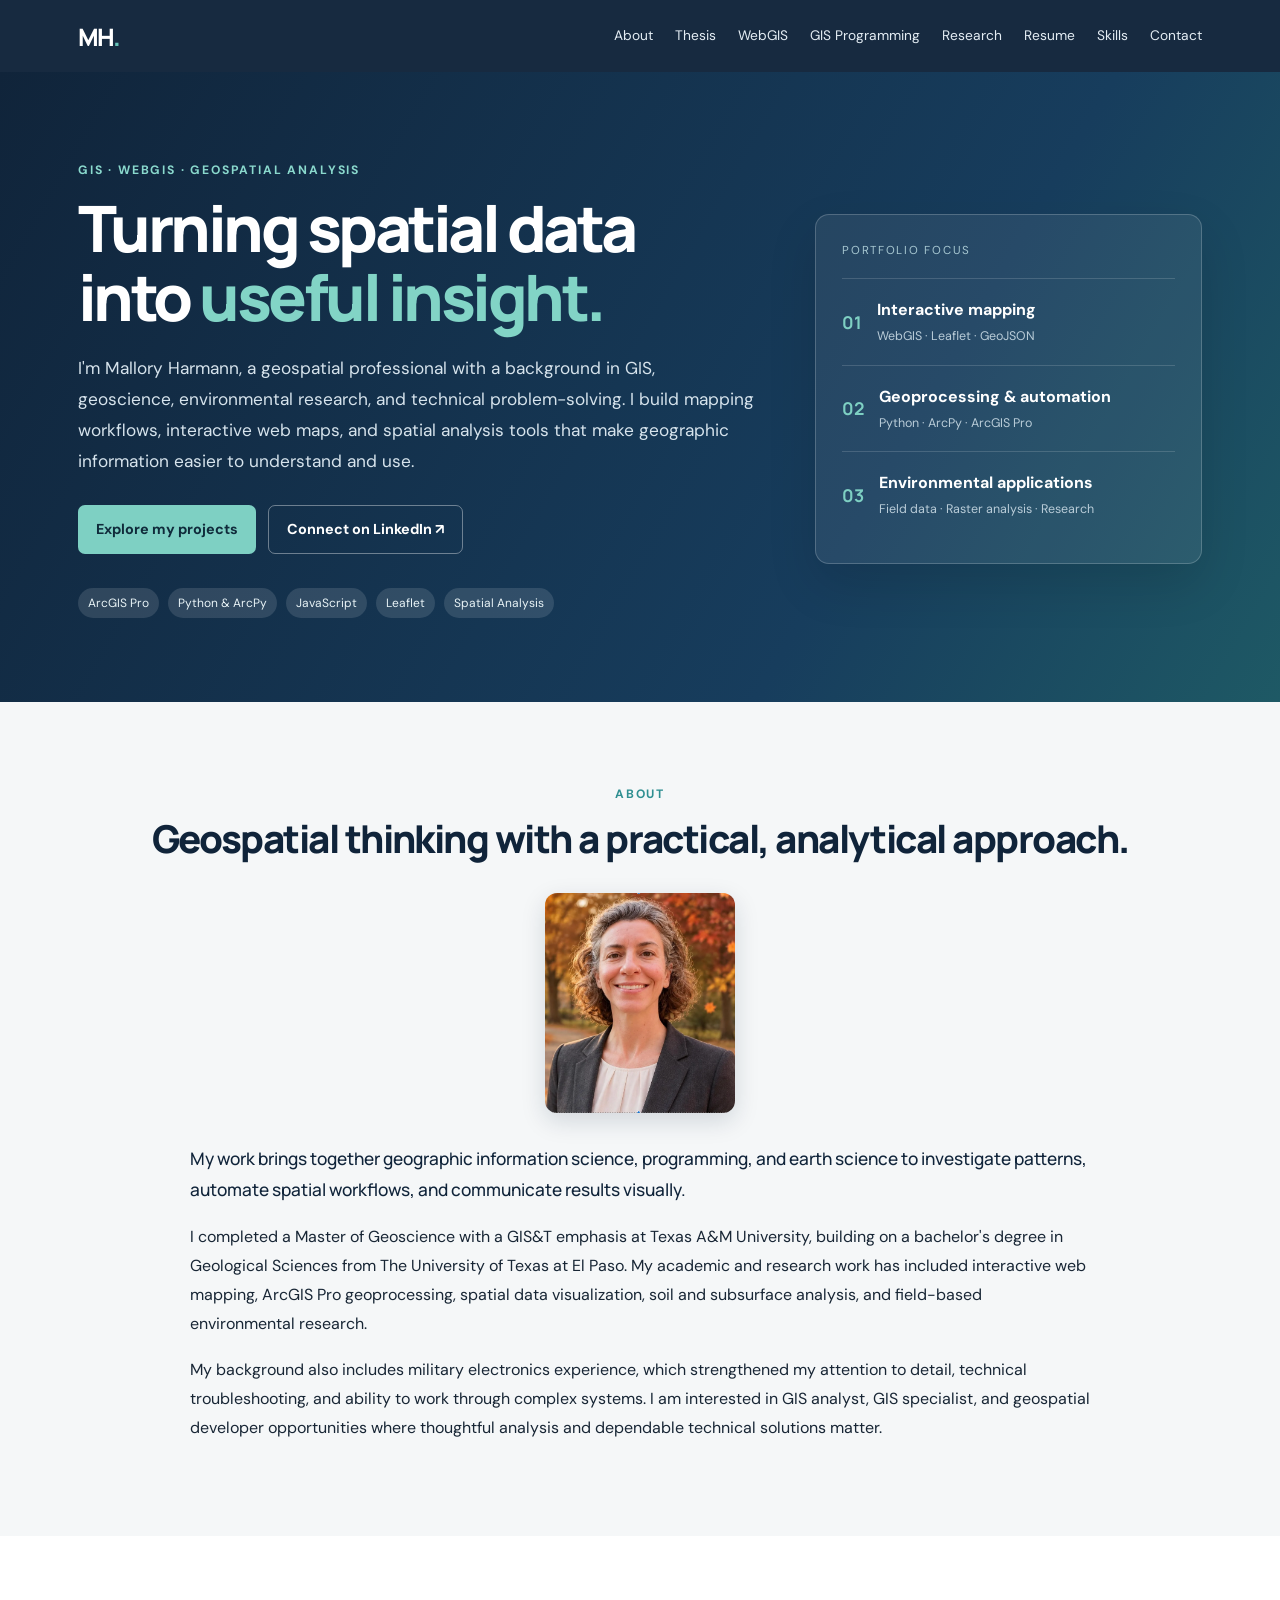
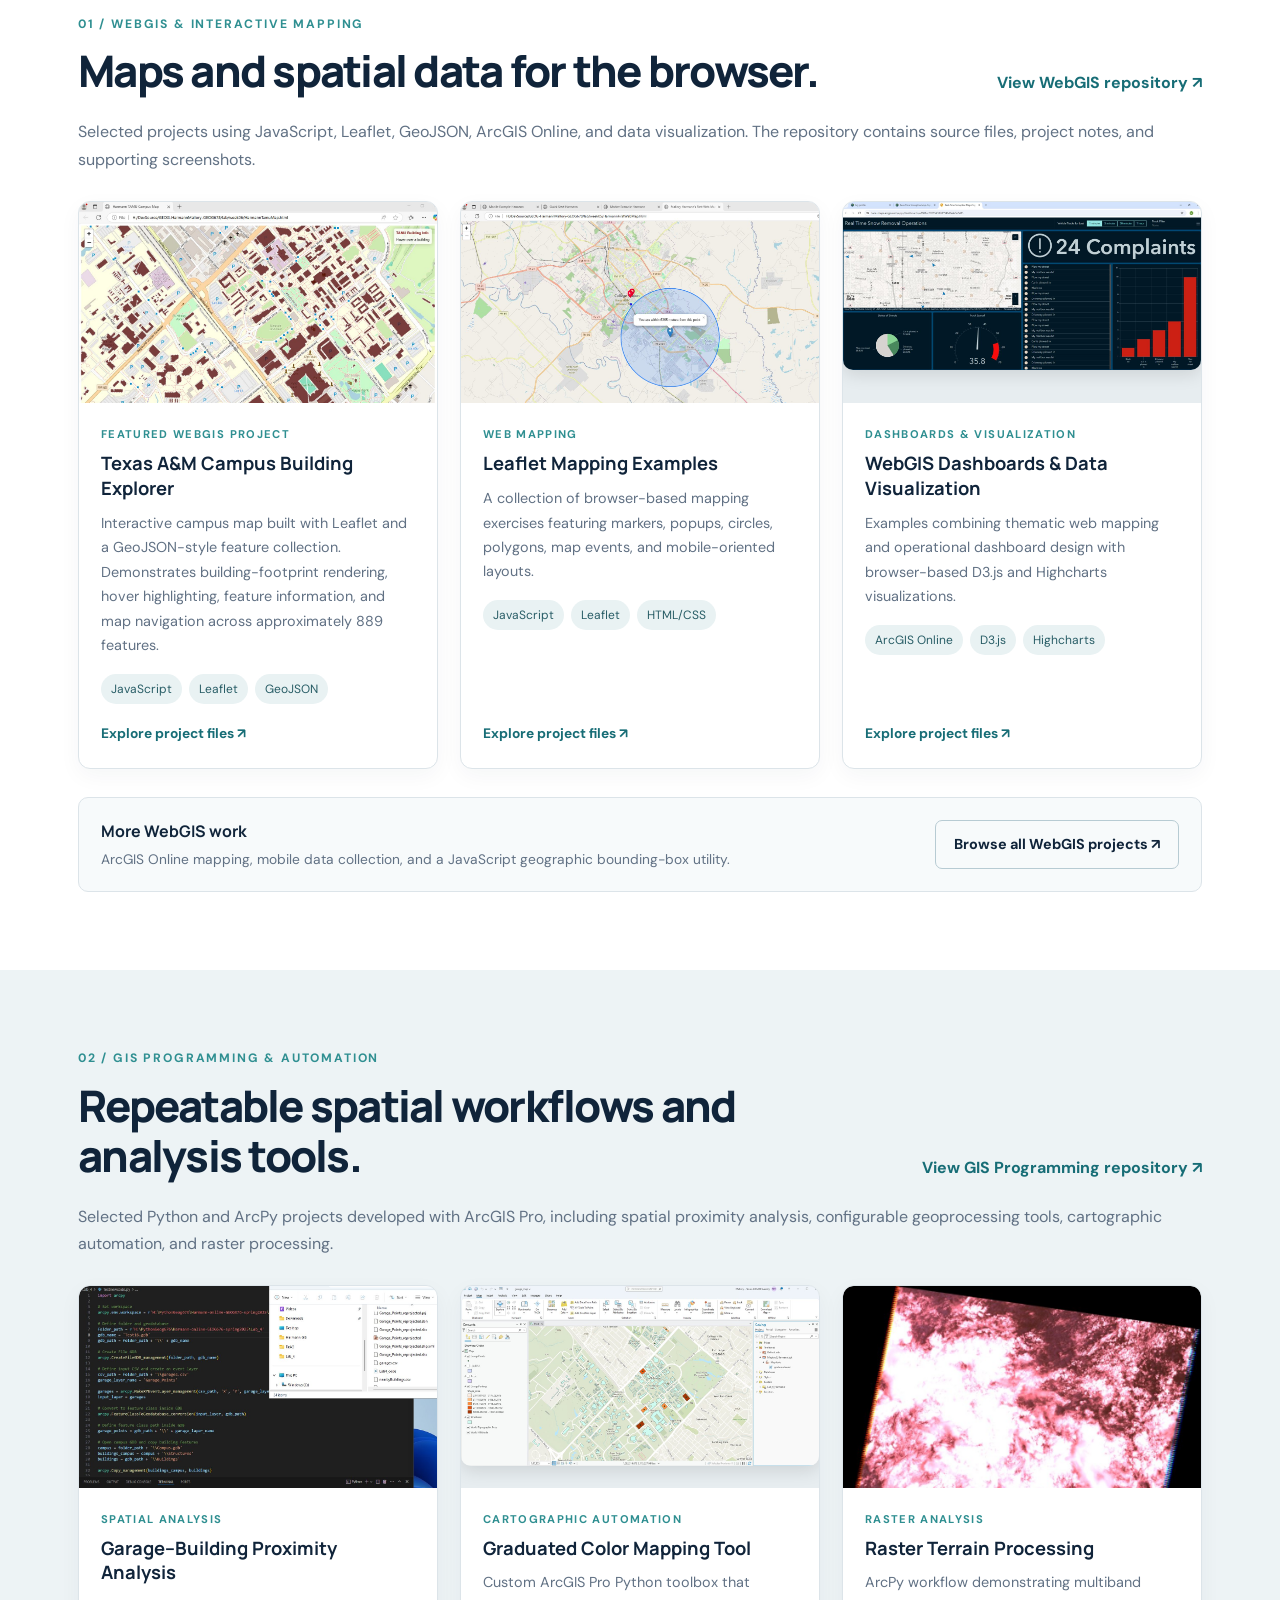
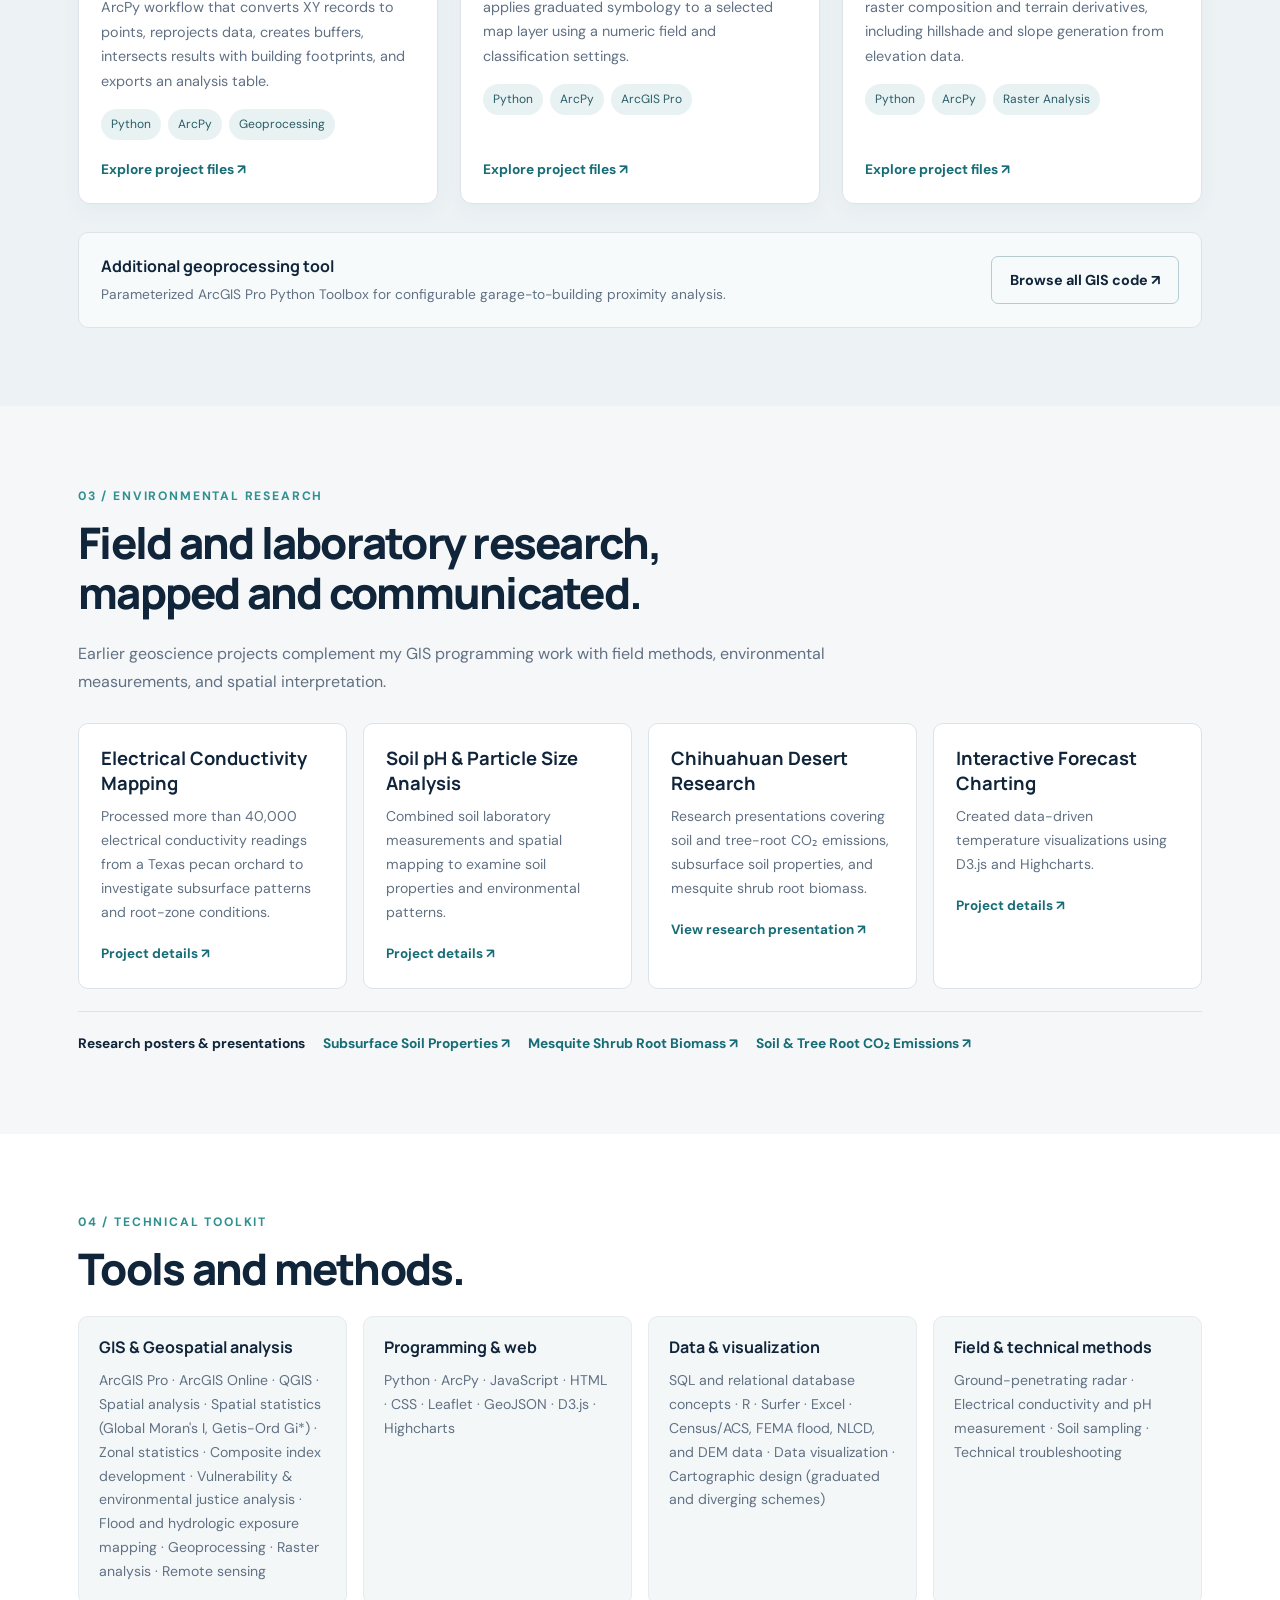
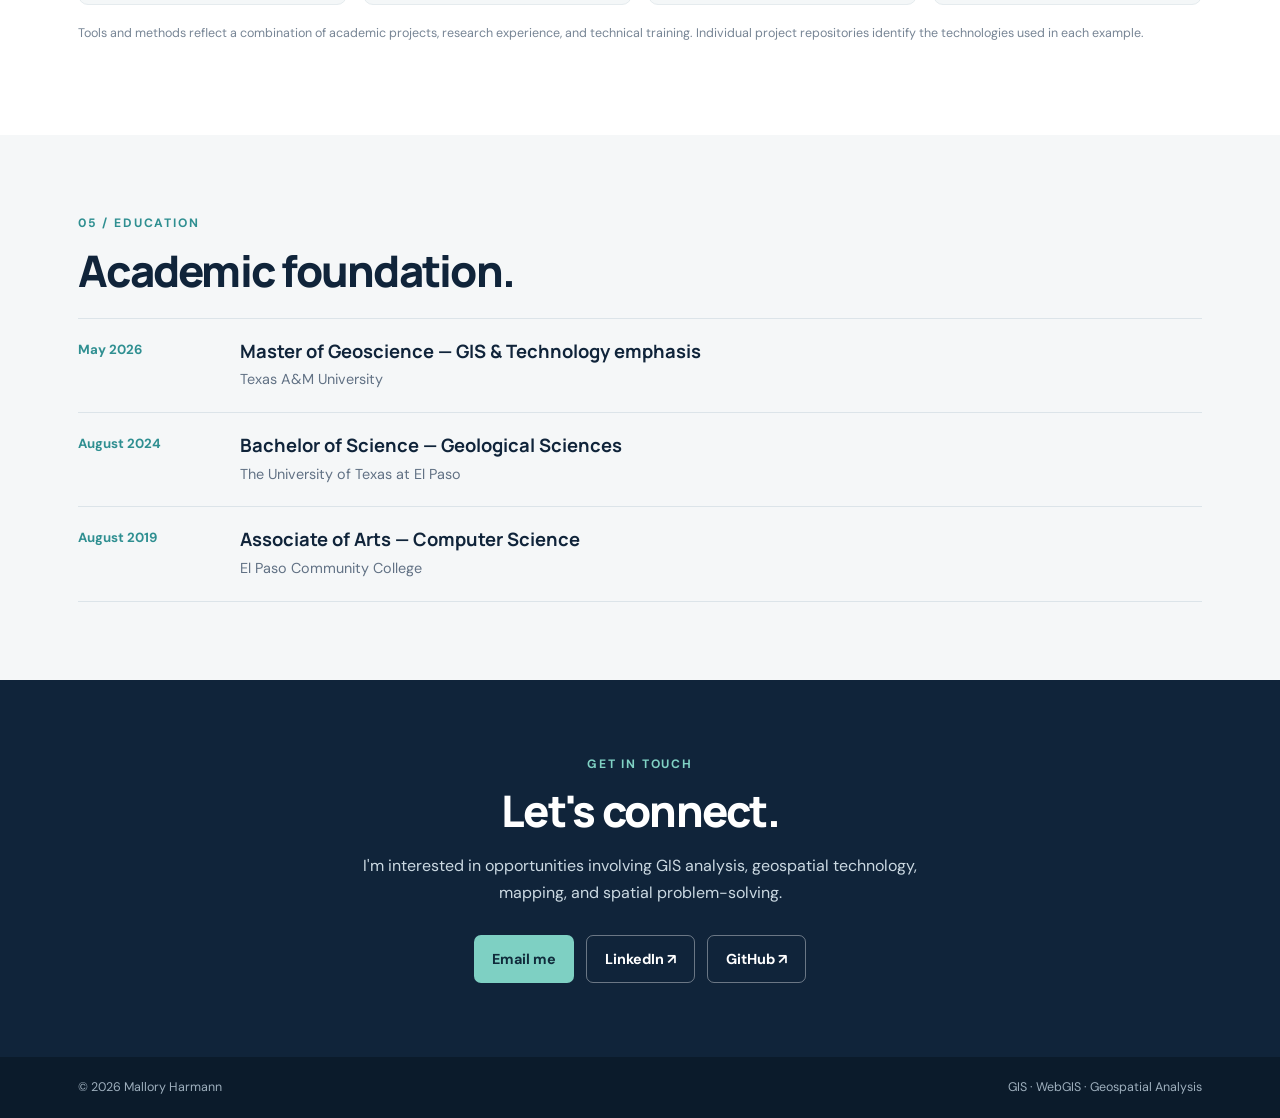
<file: index.html>
<!DOCTYPE html>
<html lang="en">
<head>
  <meta charset="UTF-8">
  <meta name="viewport" content="width=device-width, initial-scale=1.0">
  <meta name="description" content="Mallory Harmann's GIS, WebGIS, geospatial programming, and environmental research portfolio.">
  <meta name="theme-color" content="#10243a">
  <title>Mallory Harmann | GIS & Geospatial Portfolio</title>
  <link rel="stylesheet" href="style.css">
</head>
<body>
  <a class="skip-link" href="#main">Skip to content</a>
  <header class="site-header">
    <div class="header-inner">
      <a class="brand" href="index.html" aria-label="Mallory Harmann home">MH<span>.</span></a>
      <nav aria-label="Main navigation">
        <a href="#about">About</a>
        <a href="thesis.html">Thesis</a>
        <a href="#webgis">WebGIS</a>
        <a href="#programming">GIS Programming</a>
        <a href="#research">Research</a>
        <a href="resume.html">Resume</a>
        <a href="#skills">Skills</a>
        <a href="#contact">Contact</a>
      </nav>
    </div>
  </header>

  <main id="main">
    <section class="hero">
      <div class="hero-content">
        <p class="eyebrow">GIS · WebGIS · Geospatial Analysis</p>
        <h1>Turning spatial data into <span>useful insight.</span></h1>
        <p class="hero-copy">I'm Mallory Harmann, a geospatial professional with a background in GIS, geoscience, environmental research, and technical problem-solving. I build mapping workflows, interactive web maps, and spatial analysis tools that make geographic information easier to understand and use.</p>
        <div class="hero-actions">
          <a class="button button-primary" href="#webgis">Explore my projects</a>
          <a class="button button-secondary" href="https://www.linkedin.com/in/mallory-harmann-0740b8186" target="_blank" rel="noopener noreferrer">Connect on LinkedIn ↗</a>
        </div>
        <div class="hero-tags" aria-label="Core areas">
          <span>ArcGIS Pro</span><span>Python &amp; ArcPy</span><span>JavaScript</span><span>Leaflet</span><span>Spatial Analysis</span>
        </div>
      </div>
      <div class="hero-panel" aria-label="Portfolio focus areas">
        <div class="panel-kicker">Portfolio focus</div>
        <div class="focus-item"><span class="focus-number">01</span><div><strong>Interactive mapping</strong><small>WebGIS · Leaflet · GeoJSON</small></div></div>
        <div class="focus-item"><span class="focus-number">02</span><div><strong>Geoprocessing &amp; automation</strong><small>Python · ArcPy · ArcGIS Pro</small></div></div>
        <div class="focus-item"><span class="focus-number">03</span><div><strong>Environmental applications</strong><small>Field data · Raster analysis · Research</small></div></div>
      </div>
    </section>

<section class="section about-section" id="about">
  <div class="section-heading">
    <p class="eyebrow">About</p>
    <h2>Geospatial thinking with a practical, analytical approach.</h2>
  </div>

  <div class="about-content">
    <div class="about-photo">
      <img
        src="images/Mallory.Harmann.png"
        alt="Mallory Harmann"
        class="profile-photo"
      >
    </div>

    <div class="about-text">
      <p class="lead">
        My work brings together geographic information science,
        programming, and earth science to investigate patterns,
        automate spatial workflows, and communicate results visually.
      </p>

      <p>
        I completed a Master of Geoscience with a GIS&T emphasis
        at Texas A&M University, building on a bachelor's degree
        in Geological Sciences from The University of Texas at El Paso.
        My academic and research work has included interactive web
        mapping, ArcGIS Pro geoprocessing, spatial data visualization,
        soil and subsurface analysis, and field-based environmental research.
      </p>

      <p>
        My background also includes military electronics experience,
        which strengthened my attention to detail, technical
        troubleshooting, and ability to work through complex systems.
        I am interested in GIS analyst, GIS specialist, and geospatial
        developer opportunities where thoughtful analysis and
        dependable technical solutions matter.
      </p>
    </div>
  </div>
</section>

    <section class="section portfolio-section" id="webgis">
      <div class="section-heading section-heading-row">
        <div><p class="eyebrow">01 / WebGIS &amp; interactive mapping</p><h2>Maps and spatial data for the browser.</h2></div>
        <a class="text-link" href="https://github.com/iammalloryrose/Mallory_Harmann_Webgis_Portfolio" target="_blank" rel="noopener noreferrer">View WebGIS repository ↗</a>
      </div>
      <p class="section-intro">Selected projects using JavaScript, Leaflet, GeoJSON, ArcGIS Online, and data visualization. The repository contains source files, project notes, and supporting screenshots.</p>
      <div class="project-grid">
        <article class="project-card project-card-featured">
          <a class="project-image" href="https://github.com/iammalloryrose/Mallory_Harmann_Webgis_Portfolio/tree/main/mallory-harmann-webgis-portfolio/projects/03-campus-building-explorer" target="_blank" rel="noopener noreferrer">
            <img src="images/portfolio/campus-building-explorer.jpg" alt="Interactive map showing Texas A&amp;M campus building footprints">
          </a>
          <div class="project-body"><p class="card-type">Featured WebGIS project</p><h3>Texas A&amp;M Campus Building Explorer</h3>
            <p>Interactive campus map built with Leaflet and a GeoJSON-style feature collection. Demonstrates building-footprint rendering, hover highlighting, feature information, and map navigation across approximately 889 features.</p>
            <div class="tech-list"><span>JavaScript</span><span>Leaflet</span><span>GeoJSON</span></div>
            <a class="card-link" href="https://github.com/iammalloryrose/Mallory_Harmann_Webgis_Portfolio/tree/main/mallory-harmann-webgis-portfolio/projects/03-campus-building-explorer" target="_blank" rel="noopener noreferrer">Explore project files ↗</a>
          </div>
        </article>
        <article class="project-card">
          <a class="project-image" href="https://github.com/iammalloryrose/Mallory_Harmann_Webgis_Portfolio/tree/main/mallory-harmann-webgis-portfolio/projects/02-leaflet-web-mapping" target="_blank" rel="noopener noreferrer">
            <img src="images/portfolio/leaflet-web-map.jpg" alt="Leaflet web map with interactive geographic features">
          </a>
          <div class="project-body"><p class="card-type">Web mapping</p><h3>Leaflet Mapping Examples</h3>
            <p>A collection of browser-based mapping exercises featuring markers, popups, circles, polygons, map events, and mobile-oriented layouts.</p>
            <div class="tech-list"><span>JavaScript</span><span>Leaflet</span><span>HTML/CSS</span></div>
            <a class="card-link" href="https://github.com/iammalloryrose/Mallory_Harmann_Webgis_Portfolio/tree/main/mallory-harmann-webgis-portfolio/projects/02-leaflet-web-mapping" target="_blank" rel="noopener noreferrer">Explore project files ↗</a>
          </div>
        </article>
        <article class="project-card">
          <a class="project-image" href="https://github.com/iammalloryrose/Mallory_Harmann_Webgis_Portfolio/tree/main/mallory-harmann-webgis-portfolio/projects/04-webgis-dashboards" target="_blank" rel="noopener noreferrer">
            <img src="images/portfolio/webgis-dashboard.jpg" alt="Snow removal operations dashboard with map and charts">
          </a>
          <div class="project-body"><p class="card-type">Dashboards &amp; visualization</p><h3>WebGIS Dashboards &amp; Data Visualization</h3>
            <p>Examples combining thematic web mapping and operational dashboard design with browser-based D3.js and Highcharts visualizations.</p>
            <div class="tech-list"><span>ArcGIS Online</span><span>D3.js</span><span>Highcharts</span></div>
            <a class="card-link" href="https://github.com/iammalloryrose/Mallory_Harmann_Webgis_Portfolio/tree/main/mallory-harmann-webgis-portfolio/projects/04-webgis-dashboards" target="_blank" rel="noopener noreferrer">Explore project files ↗</a>
          </div>
        </article>
      </div>
      <div class="repo-strip"><div><strong>More WebGIS work</strong><p>ArcGIS Online mapping, mobile data collection, and a JavaScript geographic bounding-box utility.</p></div><a class="button button-outline" href="https://github.com/iammalloryrose/Mallory_Harmann_Webgis_Portfolio" target="_blank" rel="noopener noreferrer">Browse all WebGIS projects ↗</a></div>
    </section>

    <section class="section programming-section" id="programming">
      <div class="section-heading section-heading-row">
        <div><p class="eyebrow">02 / GIS programming &amp; automation</p><h2>Repeatable spatial workflows and analysis tools.</h2></div>
        <a class="text-link" href="https://github.com/iammalloryrose/Mallory_Harmann_GIS_Programming" target="_blank" rel="noopener noreferrer">View GIS Programming repository ↗</a>
      </div>
      <p class="section-intro">Selected Python and ArcPy projects developed with ArcGIS Pro, including spatial proximity analysis, configurable geoprocessing tools, cartographic automation, and raster processing.</p>
      <div class="project-grid">
        <article class="project-card">
          <a class="project-image" href="https://github.com/iammalloryrose/Mallory_Harmann_GIS_Programming/tree/main/mallory-harmann-gis-programming/projects/01-garage-building-proximity" target="_blank" rel="noopener noreferrer">
            <img src="images/portfolio/garage-proximity-analysis.jpg" alt="ArcGIS Pro garage-to-building proximity analysis results">
          </a>
          <div class="project-body"><p class="card-type">Spatial analysis</p><h3>Garage–Building Proximity Analysis</h3>
            <p>ArcPy workflow that converts XY records to points, reprojects data, creates buffers, intersects results with building footprints, and exports an analysis table.</p>
            <div class="tech-list"><span>Python</span><span>ArcPy</span><span>Geoprocessing</span></div>
            <a class="card-link" href="https://github.com/iammalloryrose/Mallory_Harmann_GIS_Programming/tree/main/mallory-harmann-gis-programming/projects/01-garage-building-proximity" target="_blank" rel="noopener noreferrer">Explore project files ↗</a>
          </div>
        </article>
        <article class="project-card">
          <a class="project-image" href="https://github.com/iammalloryrose/Mallory_Harmann_GIS_Programming/tree/main/mallory-harmann-gis-programming/projects/03-graduated-color-mapping" target="_blank" rel="noopener noreferrer">
            <img src="images/portfolio/graduated-color-mapping.jpg" alt="Graduated color map created in ArcGIS Pro">
          </a>
          <div class="project-body"><p class="card-type">Cartographic automation</p><h3>Graduated Color Mapping Tool</h3>
            <p>Custom ArcGIS Pro Python toolbox that applies graduated symbology to a selected map layer using a numeric field and classification settings.</p>
            <div class="tech-list"><span>Python</span><span>ArcPy</span><span>ArcGIS Pro</span></div>
            <a class="card-link" href="https://github.com/iammalloryrose/Mallory_Harmann_GIS_Programming/tree/main/mallory-harmann-gis-programming/projects/03-graduated-color-mapping" target="_blank" rel="noopener noreferrer">Explore project files ↗</a>
          </div>
        </article>
        <article class="project-card">
          <a class="project-image" href="https://github.com/iammalloryrose/Mallory_Harmann_GIS_Programming/tree/main/mallory-harmann-gis-programming/projects/04-raster-terrain-processing" target="_blank" rel="noopener noreferrer">
            <img src="images/portfolio/raster-terrain-processing.jpg" alt="Raster terrain processing result from ArcGIS Pro">
          </a>
          <div class="project-body"><p class="card-type">Raster analysis</p><h3>Raster Terrain Processing</h3>
            <p>ArcPy workflow demonstrating multiband raster composition and terrain derivatives, including hillshade and slope generation from elevation data.</p>
            <div class="tech-list"><span>Python</span><span>ArcPy</span><span>Raster Analysis</span></div>
            <a class="card-link" href="https://github.com/iammalloryrose/Mallory_Harmann_GIS_Programming/tree/main/mallory-harmann-gis-programming/projects/04-raster-terrain-processing" target="_blank" rel="noopener noreferrer">Explore project files ↗</a>
          </div>
        </article>
      </div>
      <div class="repo-strip"><div><strong>Additional geoprocessing tool</strong><p>Parameterized ArcGIS Pro Python Toolbox for configurable garage-to-building proximity analysis.</p></div><a class="button button-outline" href="https://github.com/iammalloryrose/Mallory_Harmann_GIS_Programming" target="_blank" rel="noopener noreferrer">Browse all GIS code ↗</a></div>
    </section>

    <section class="section research-section" id="research">
      <div class="section-heading"><p class="eyebrow">03 / Environmental research</p><h2>Field and laboratory research, mapped and communicated.</h2></div>
      <p class="section-intro">Earlier geoscience projects complement my GIS programming work with field methods, environmental measurements, and spatial interpretation.</p>
      <div class="research-grid">
        <article class="research-card"><h3>Electrical Conductivity Mapping</h3><p>Processed more than 40,000 electrical conductivity readings from a Texas pecan orchard to investigate subsurface patterns and root-zone conditions.</p><a href="conductivity-mapping.html">Project details ↗</a></article>
        <article class="research-card"><h3>Soil pH &amp; Particle Size Analysis</h3><p>Combined soil laboratory measurements and spatial mapping to examine soil properties and environmental patterns.</p><a href="soil-analysis.html">Project details ↗</a></article>
        <article class="research-card"><h3>Chihuahuan Desert Research</h3><p>Research presentations covering soil and tree-root CO₂ emissions, subsurface soil properties, and mesquite shrub root biomass.</p><a href="presentation-co2-emissions.html">View research presentation ↗</a></article>
        <article class="research-card"><h3>Interactive Forecast Charting</h3><p>Created data-driven temperature visualizations using D3.js and Highcharts.</p><a href="forecast-charting.html">Project details ↗</a></article>
      </div>
      <div class="presentation-links"><strong>Research posters &amp; presentations</strong><a href="presentation-soil-analysis.html">Subsurface Soil Properties ↗</a><a href="presentation-mesquite-roots.html">Mesquite Shrub Root Biomass ↗</a><a href="presentation-co2-emissions.html">Soil &amp; Tree Root CO₂ Emissions ↗</a></div>
    </section>

    <section class="section skills-section" id="skills">
      <div class="section-heading"><p class="eyebrow">04 / Technical toolkit</p><h2>Tools and methods.</h2></div>
      <div class="skills-grid">
        <div class="skill-group"><h3>GIS &amp; Geospatial analysis</h3><p>ArcGIS Pro · ArcGIS Online · QGIS · Spatial analysis · Spatial statistics (Global Moran's I, Getis-Ord Gi*) · Zonal statistics · Composite index development · Vulnerability &amp; environmental justice analysis · Flood and hydrologic exposure mapping · Geoprocessing · Raster analysis · Remote sensing</p></div>
        <div class="skill-group"><h3>Programming &amp; web</h3><p>Python · ArcPy · JavaScript · HTML · CSS · Leaflet · GeoJSON · D3.js · Highcharts</p></div>
        <div class="skill-group"><h3>Data &amp; visualization</h3><p>SQL and relational database concepts · R · Surfer · Excel · Census/ACS, FEMA flood, NLCD, and DEM data · Data visualization · Cartographic design (graduated and diverging schemes)</p></div>
        <div class="skill-group"><h3>Field &amp; technical methods</h3><p>Ground-penetrating radar · Electrical conductivity and pH measurement · Soil sampling · Technical troubleshooting</p></div>
      </div>
      <p class="skills-note">Tools and methods reflect a combination of academic projects, research experience, and technical training. Individual project repositories identify the technologies used in each example.</p>
    </section>

    <section class="section education-section" id="education">
      <div class="section-heading"><p class="eyebrow">05 / Education</p><h2>Academic foundation.</h2></div>
      <div class="education-list">
        <div><span class="education-date">May 2026</span><div><h3>Master of Geoscience — GIS &amp; Technology emphasis</h3><p>Texas A&amp;M University</p></div></div>
        <div><span class="education-date">August 2024</span><div><h3>Bachelor of Science — Geological Sciences</h3><p>The University of Texas at El Paso</p></div></div>
        <div><span class="education-date">August 2019</span><div><h3>Associate of Arts — Computer Science</h3><p>El Paso Community College</p></div></div>
      </div>
    </section>

    <section class="contact-section" id="contact">
      <p class="eyebrow">Get in touch</p><h2>Let's connect.</h2>
      <p>I'm interested in opportunities involving GIS analysis, geospatial technology, mapping, and spatial problem-solving.</p>
      <div class="contact-actions">
        <a class="button button-primary" href="mailto:Mallory.Harmann@proton.me">Email me</a>
        <a class="button button-secondary" href="https://www.linkedin.com/in/mallory-harmann-0740b8186" target="_blank" rel="noopener noreferrer">LinkedIn ↗</a>
        <a class="button button-secondary" href="https://github.com/iammalloryrose" target="_blank" rel="noopener noreferrer">GitHub ↗</a>
      </div>
    </section>
  </main>
  <footer class="site-footer"><p>© 2026 Mallory Harmann</p><p>GIS · WebGIS · Geospatial Analysis</p></footer>
</body>
</html>
</file>
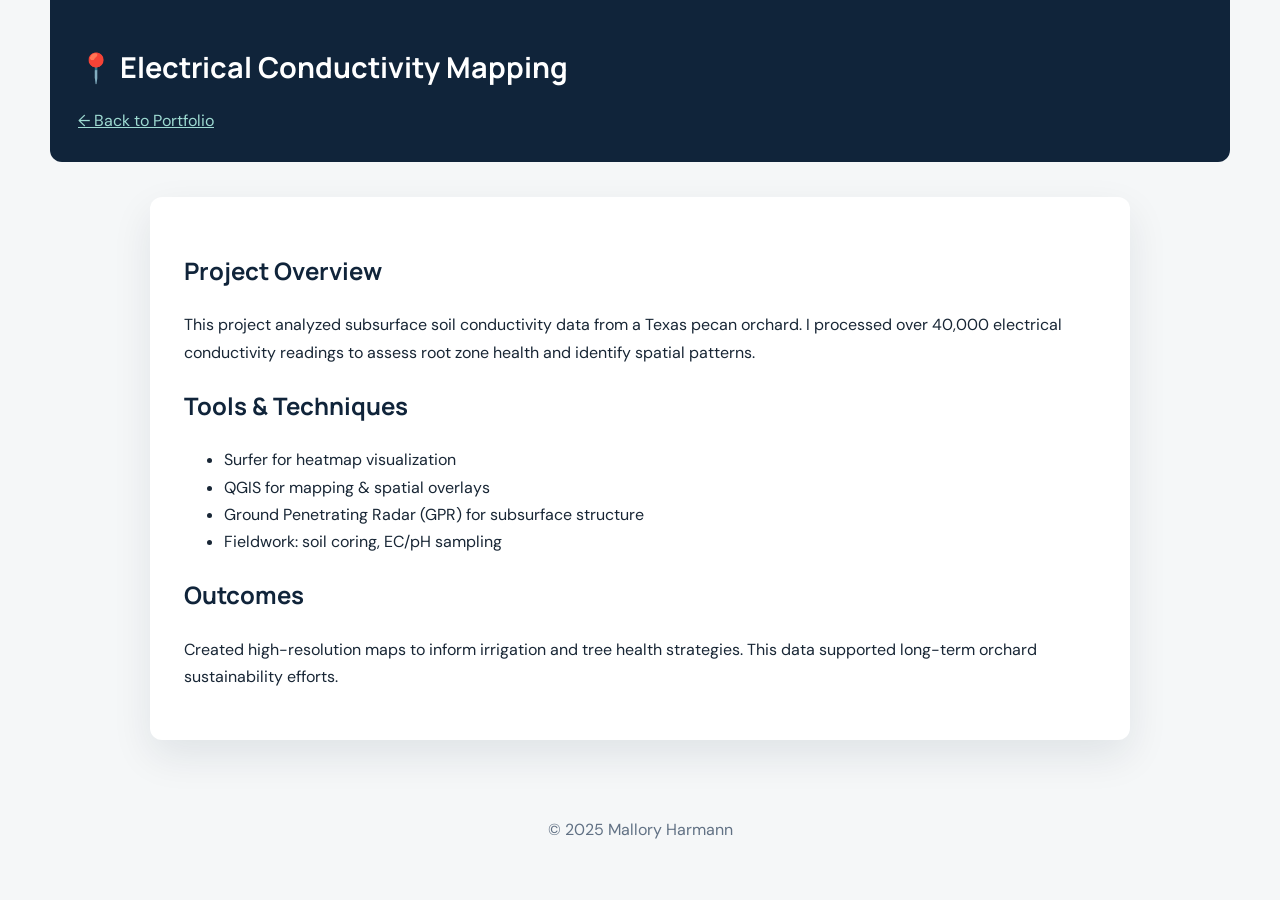
<file: conductivity-mapping.html>
<!DOCTYPE html>
<html lang="en">
<head>
  <meta charset="UTF-8" />
  <meta name="viewport" content="width=device-width, initial-scale=1.0"/>
  <title>Electrical Conductivity Mapping | Mallory Harmann</title>
  <link rel="stylesheet" href="style.css" />
</head>
<body>
  <header>
    <h1>📍 Electrical Conductivity Mapping</h1>
    <nav>
      <a href="index.html">← Back to Portfolio</a>
    </nav>
  </header>

  <main>
    <section>
      <h2>Project Overview</h2>
      <p>This project analyzed subsurface soil conductivity data from a Texas pecan orchard. I processed over 40,000 electrical conductivity readings to assess root zone health and identify spatial patterns.</p>
    </section>

    <section>
      <h2>Tools & Techniques</h2>
      <ul>
        <li>Surfer for heatmap visualization</li>
        <li>QGIS for mapping & spatial overlays</li>
        <li>Ground Penetrating Radar (GPR) for subsurface structure</li>
        <li>Fieldwork: soil coring, EC/pH sampling</li>
      </ul>
    </section>

    <section>
      <h2>Outcomes</h2>
      <p>Created high-resolution maps to inform irrigation and tree health strategies. This data supported long-term orchard sustainability efforts.</p>
    </section>
  </main>

  <footer>
    <p>&copy; 2025 Mallory Harmann</p>
  </footer>
</body>
</html>
</file>
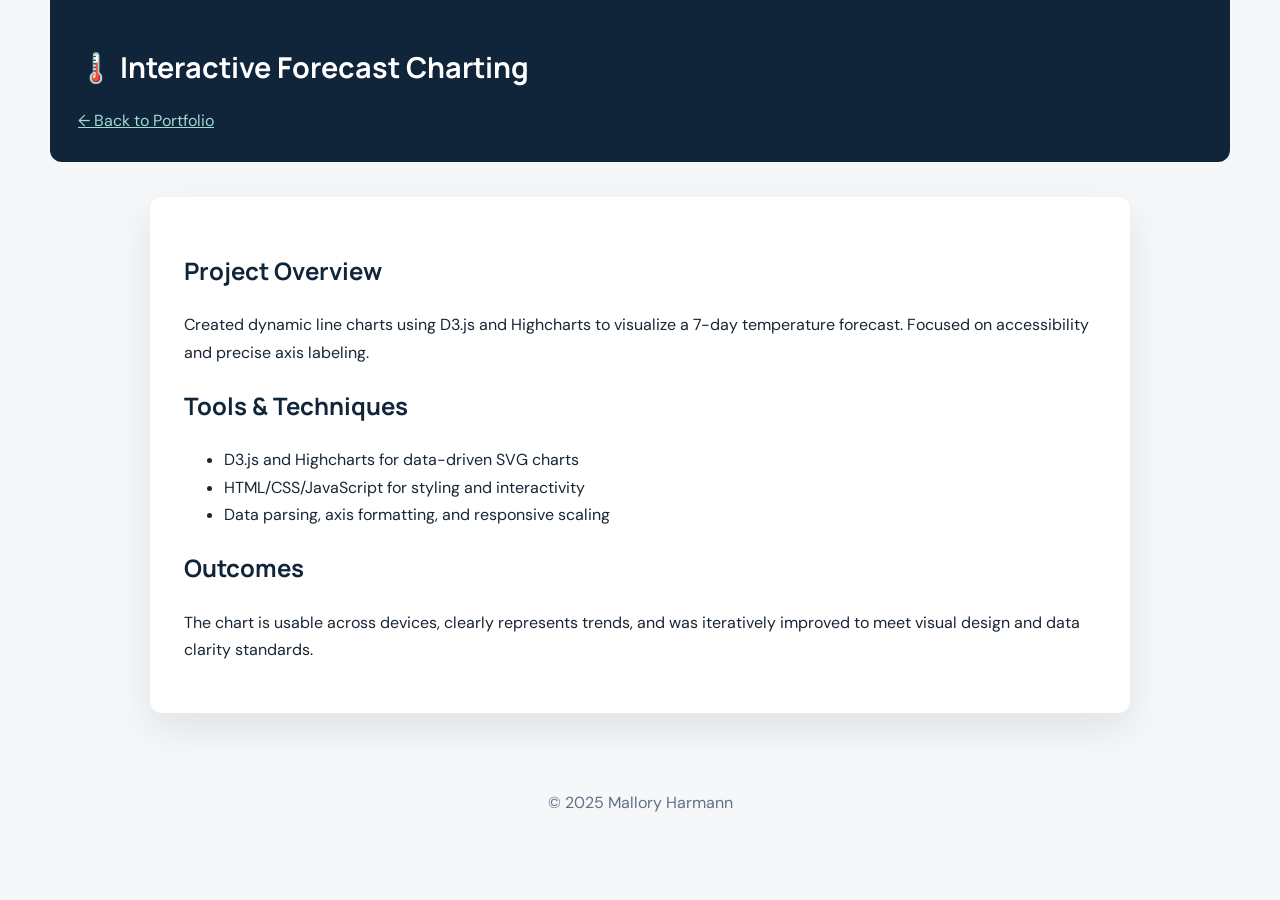
<file: forecast-charting.html>
<!DOCTYPE html>
<html lang="en">
<head>
  <meta charset="UTF-8" />
  <meta name="viewport" content="width=device-width, initial-scale=1.0"/>
  <title>Forecast Charting with D3.js | Mallory Harmann</title>
  <link rel="stylesheet" href="style.css" />
</head>
<body>
  <header>
    <h1>🌡️ Interactive Forecast Charting</h1>
    <nav>
      <a href="index.html">← Back to Portfolio</a>
    </nav>
  </header>

  <main>
    <section>
      <h2>Project Overview</h2>
      <p>Created dynamic line charts using D3.js and Highcharts to visualize a 7-day temperature forecast. Focused on accessibility and precise axis labeling.</p>
    </section>

    <section>
      <h2>Tools & Techniques</h2>
      <ul>
        <li>D3.js and Highcharts for data-driven SVG charts</li>
        <li>HTML/CSS/JavaScript for styling and interactivity</li>
        <li>Data parsing, axis formatting, and responsive scaling</li>
      </ul>
    </section>

    <section>
      <h2>Outcomes</h2>
      <p>The chart is usable across devices, clearly represents trends, and was iteratively improved to meet visual design and data clarity standards.</p>
    </section>
  </main>

  <footer>
    <p>&copy; 2025 Mallory Harmann</p>
  </footer>
</body>
</html>
</file>
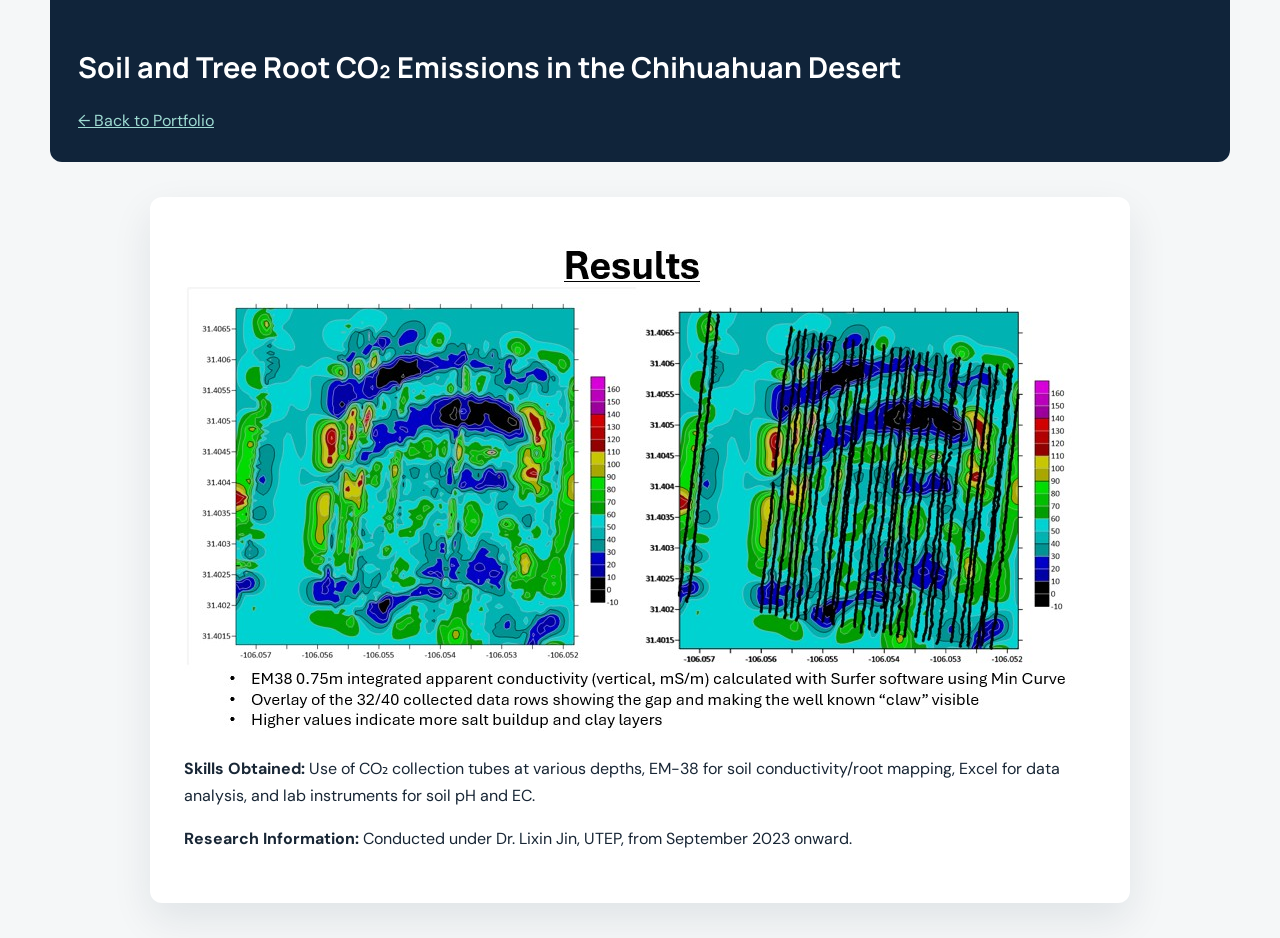
<file: presentation-co2-emissions.html>
<!DOCTYPE html>
<html lang="en">
<head>
  <meta charset="UTF-8" />
  <meta name="viewport" content="width=device-width, initial-scale=1.0"/>
  <title>CO₂ Emissions in the Chihuahuan Desert</title>
  <link rel="stylesheet" href="style.css" />
</head>
<body>
  <header>
    <h1>Soil and Tree Root CO₂ Emissions in the Chihuahuan Desert</h1>
    <nav><a href="index.html">← Back to Portfolio</a></nav>
  </header>
  <main class="presentation">
    <img src="images/co2-emissions-poster.jpg" alt="CO2 Emissions Poster" style="max-width:100%; height:auto;" />
    <p><strong>Skills Obtained:</strong> Use of CO₂ collection tubes at various depths, EM-38 for soil conductivity/root mapping, Excel for data analysis, and lab instruments for soil pH and EC.</p>
    <p><strong>Research Information:</strong> Conducted under Dr. Lixin Jin, UTEP, from September 2023 onward.</p>
  </main>
</body>
</html>
</file>
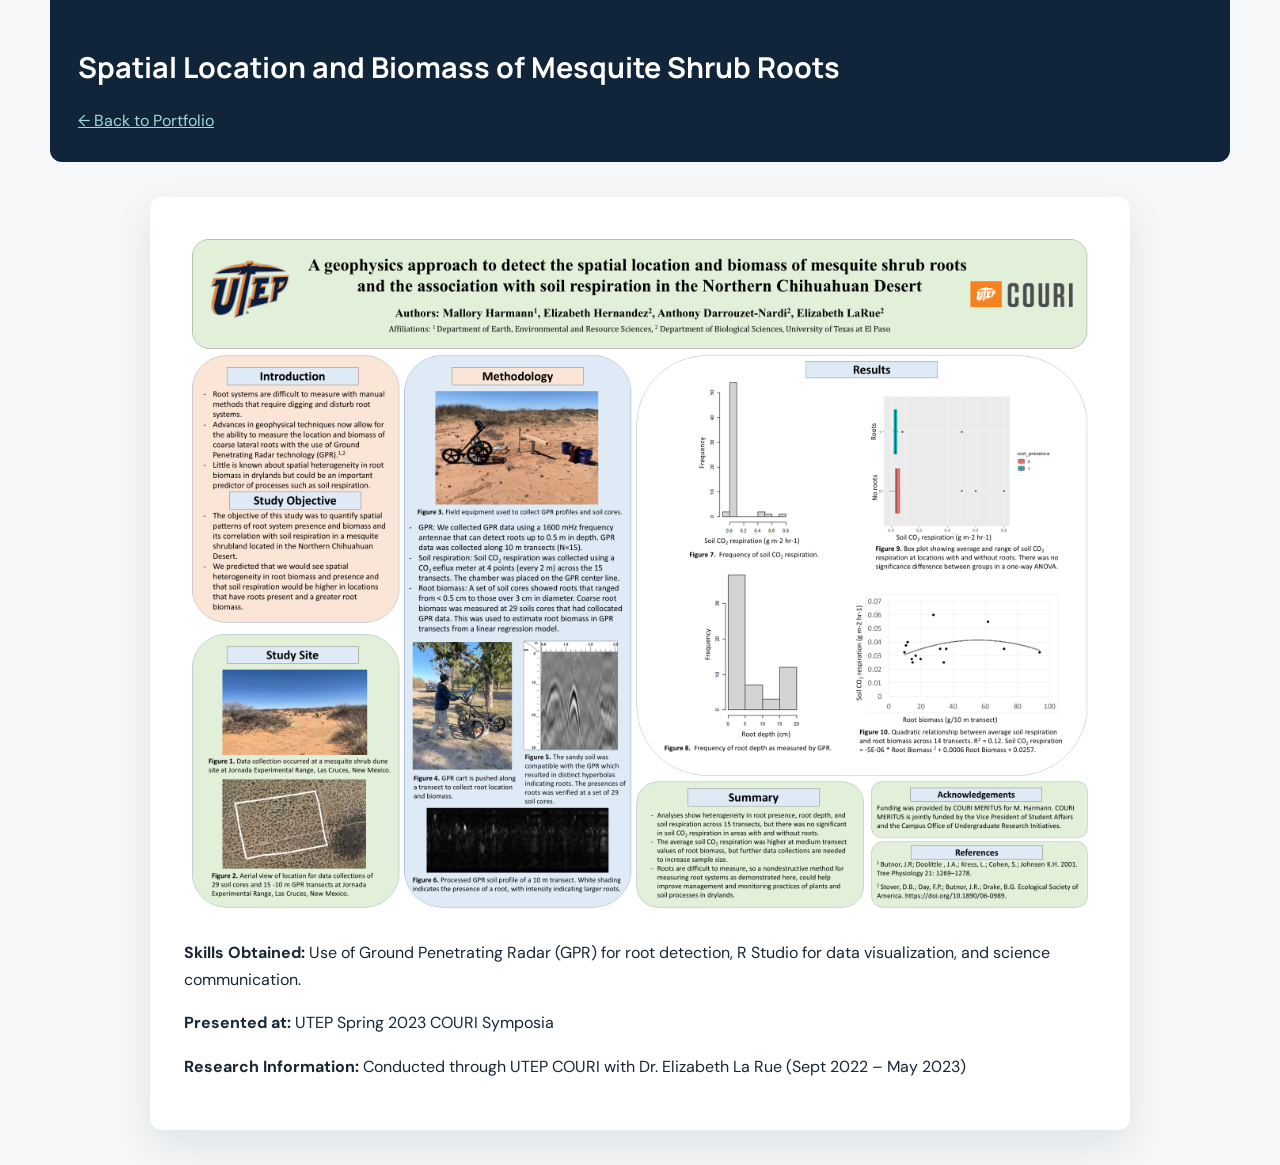
<file: presentation-mesquite-roots.html>
<!DOCTYPE html>
<html lang="en">
<head>
  <meta charset="UTF-8" />
  <meta name="viewport" content="width=device-width, initial-scale=1.0"/>
  <title>Mesquite Shrub Root Detection</title>
  <link rel="stylesheet" href="style.css" />
</head>
<body>
  <header>
    <h1>Spatial Location and Biomass of Mesquite Shrub Roots</h1>
    <nav><a href="index.html">← Back to Portfolio</a></nav>
  </header>
  <main class="presentation">
    <img src="images/mesquite-roots-poster.jpg" alt="Mesquite Shrub Poster" style="max-width:100%; height:auto;" />
    <p><strong>Skills Obtained:</strong> Use of Ground Penetrating Radar (GPR) for root detection, R Studio for data visualization, and science communication.</p>
    <p><strong>Presented at:</strong> UTEP Spring 2023 COURI Symposia</p>
    <p><strong>Research Information:</strong> Conducted through UTEP COURI with Dr. Elizabeth La Rue (Sept 2022 – May 2023)</p>
  </main>
</body>
</html>
</file>
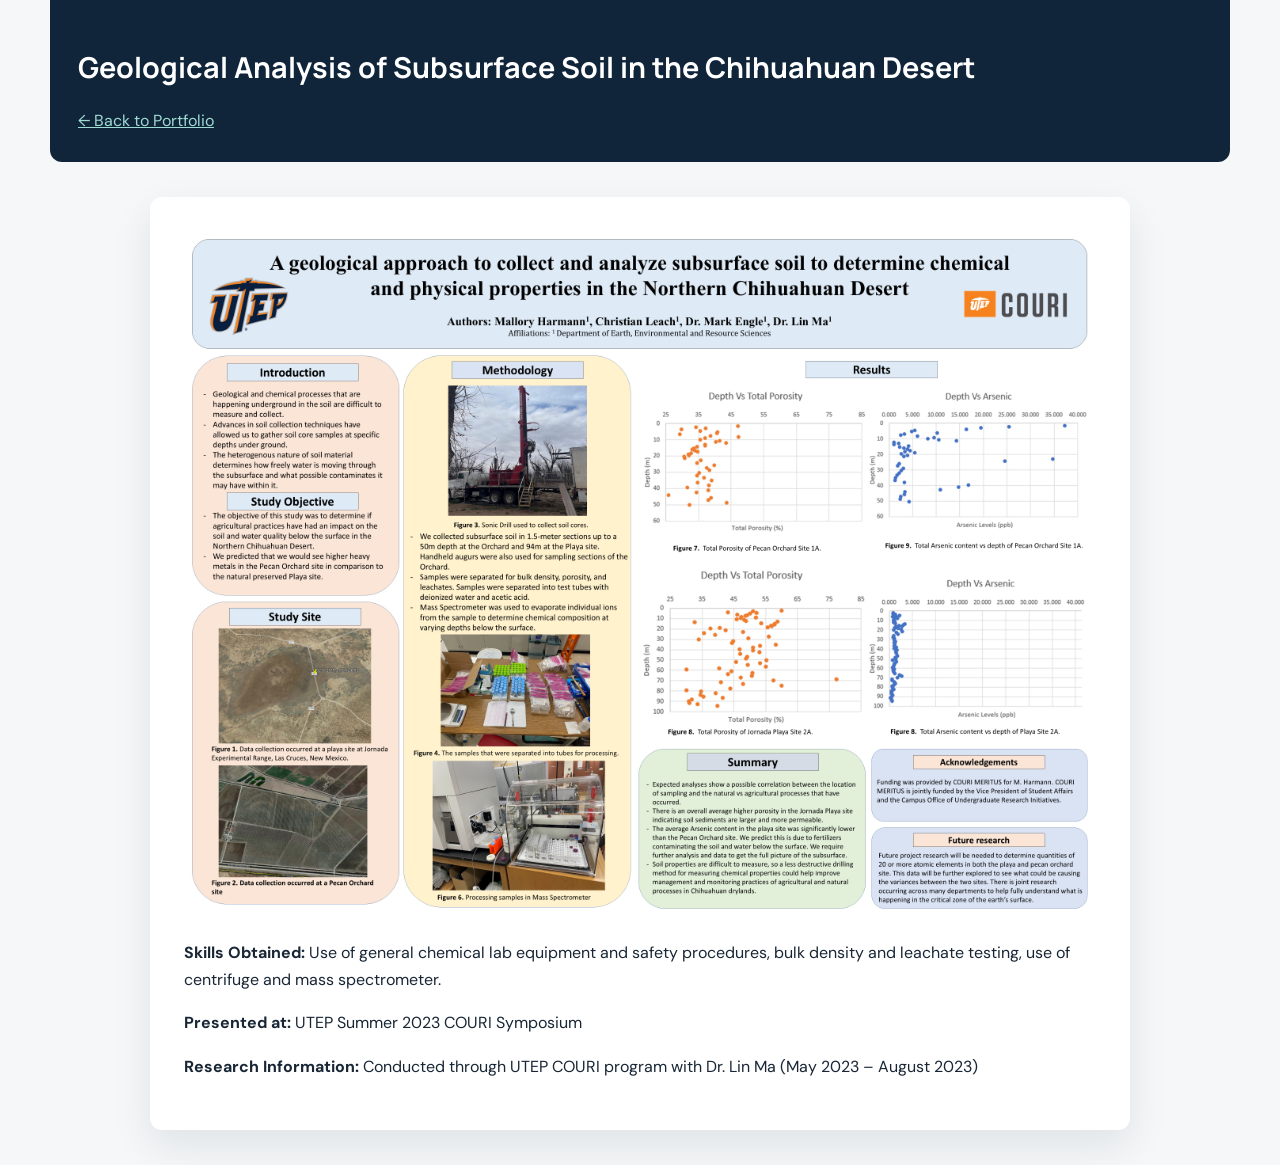
<file: presentation-soil-analysis.html>
<!DOCTYPE html>
<html lang="en">
<head>
  <meta charset="UTF-8" />
  <meta name="viewport" content="width=device-width, initial-scale=1.0"/>
  <title>Subsurface Soil Analysis</title>
  <link rel="stylesheet" href="style.css" />
</head>
<body>
  <header>
    <h1>Geological Analysis of Subsurface Soil in the Chihuahuan Desert</h1>
    <nav><a href="index.html">← Back to Portfolio</a></nav>
  </header>
  <main class="presentation">
    <img src="images/subsurface-soil-poster.jpg" alt="Subsurface Soil Poster" style="max-width:100%; height:auto;" />
    <p><strong>Skills Obtained:</strong> Use of general chemical lab equipment and safety procedures, bulk density and leachate testing, use of centrifuge and mass spectrometer.</p>
    <p><strong>Presented at:</strong> UTEP Summer 2023 COURI Symposium</p>
    <p><strong>Research Information:</strong> Conducted through UTEP COURI program with Dr. Lin Ma (May 2023 – August 2023)</p>
  </main>
</body>
</html>
</file>
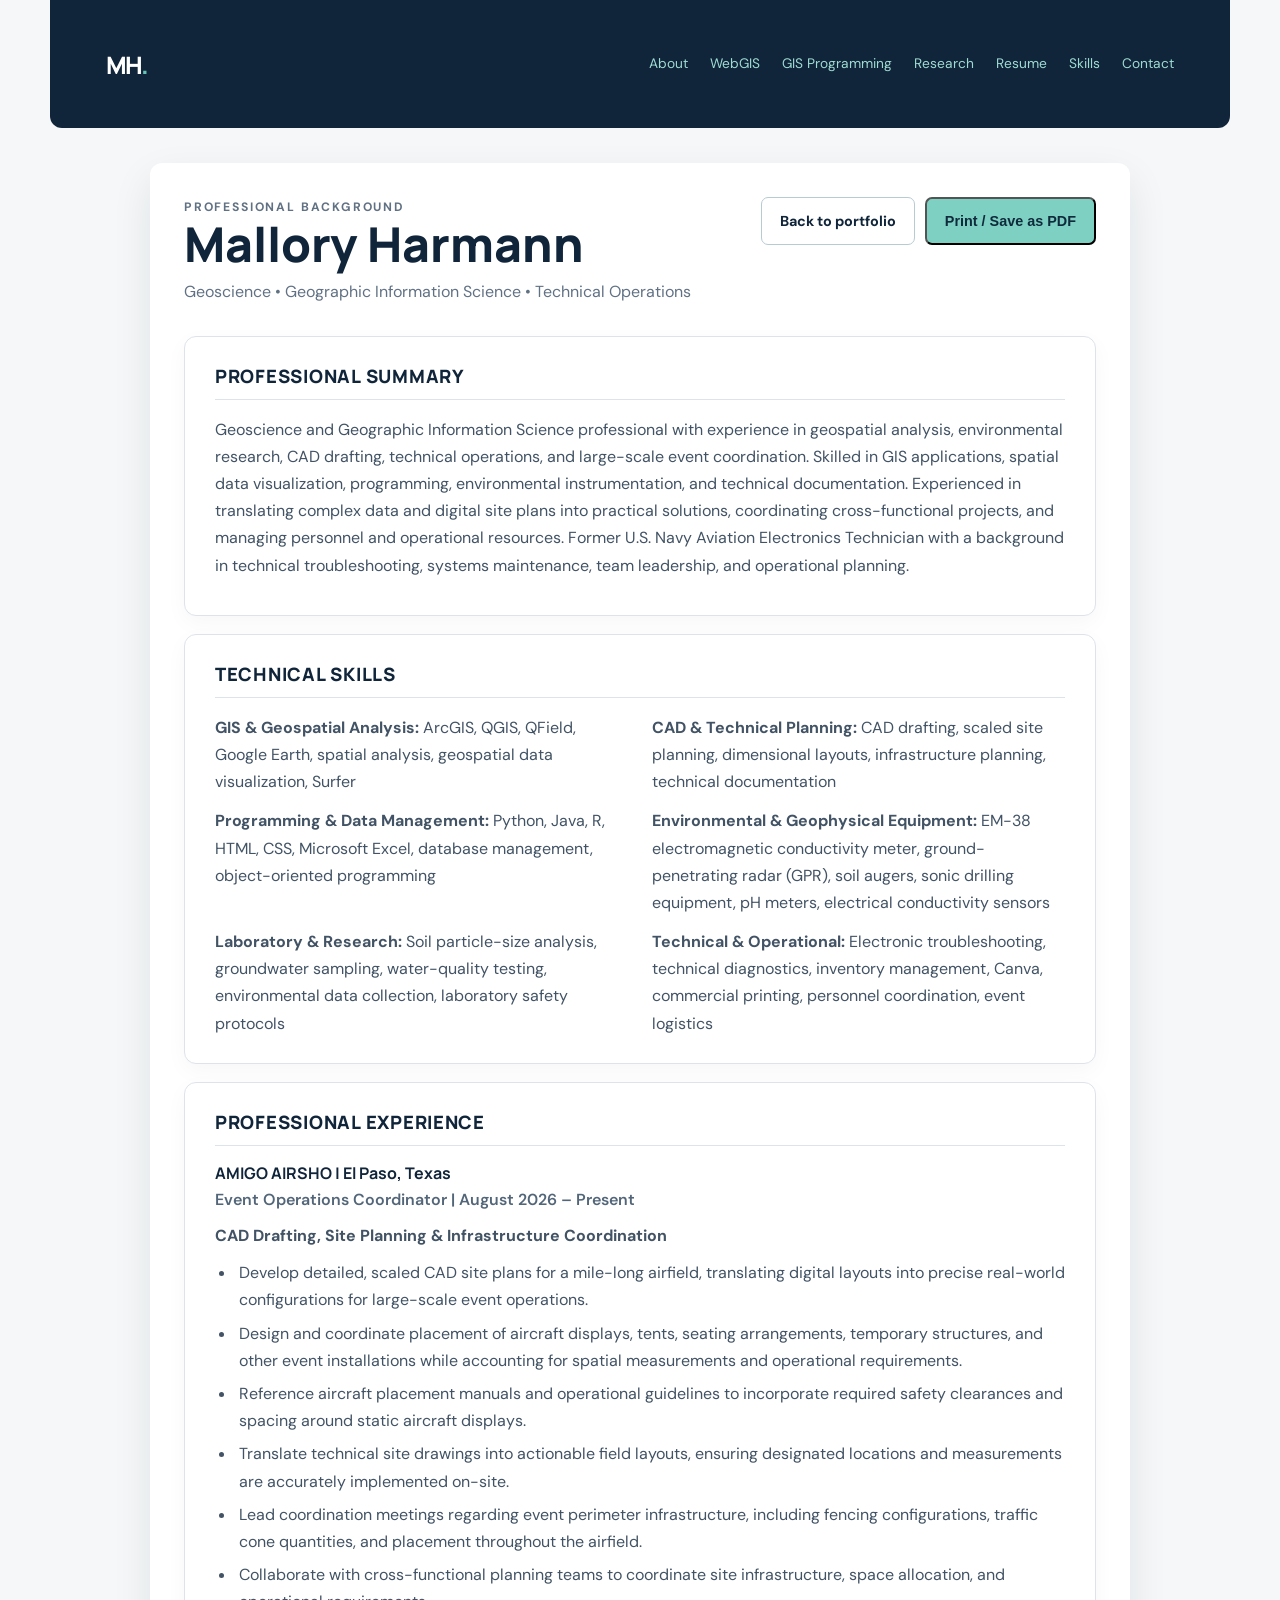
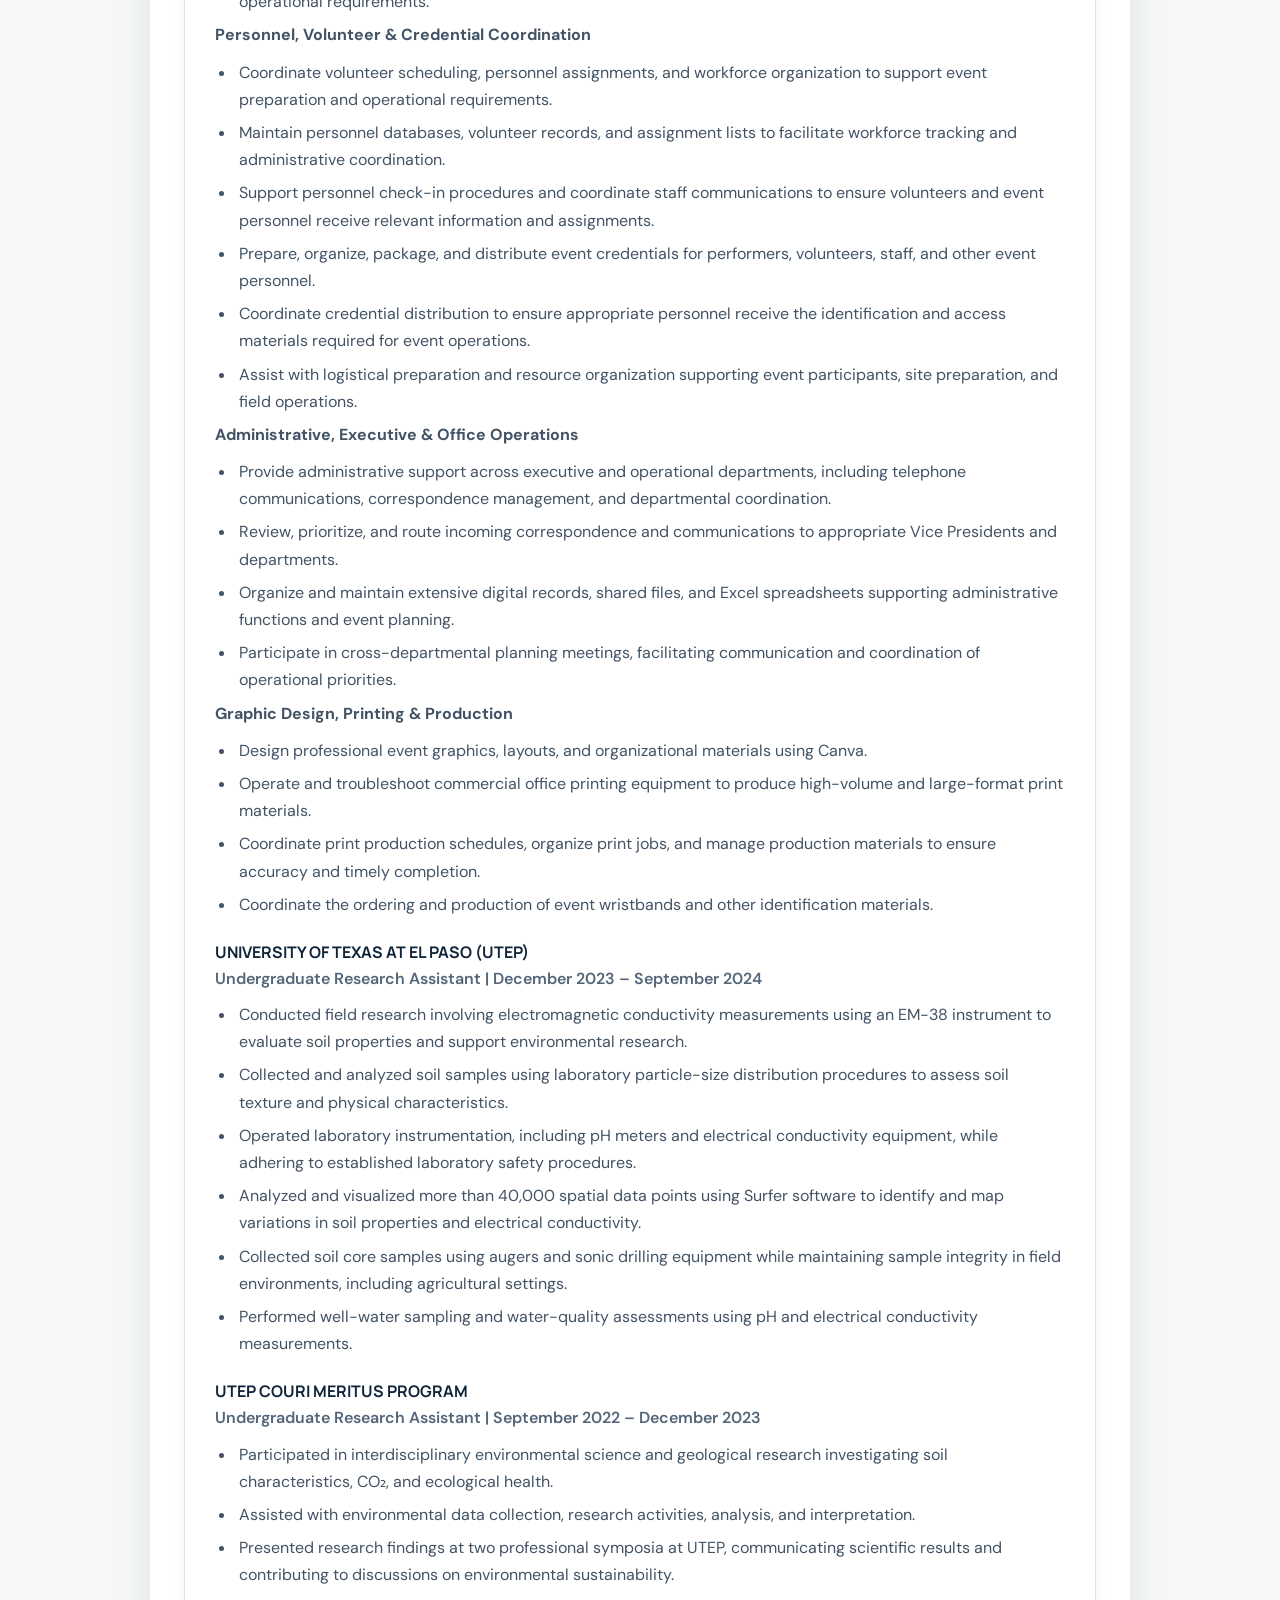
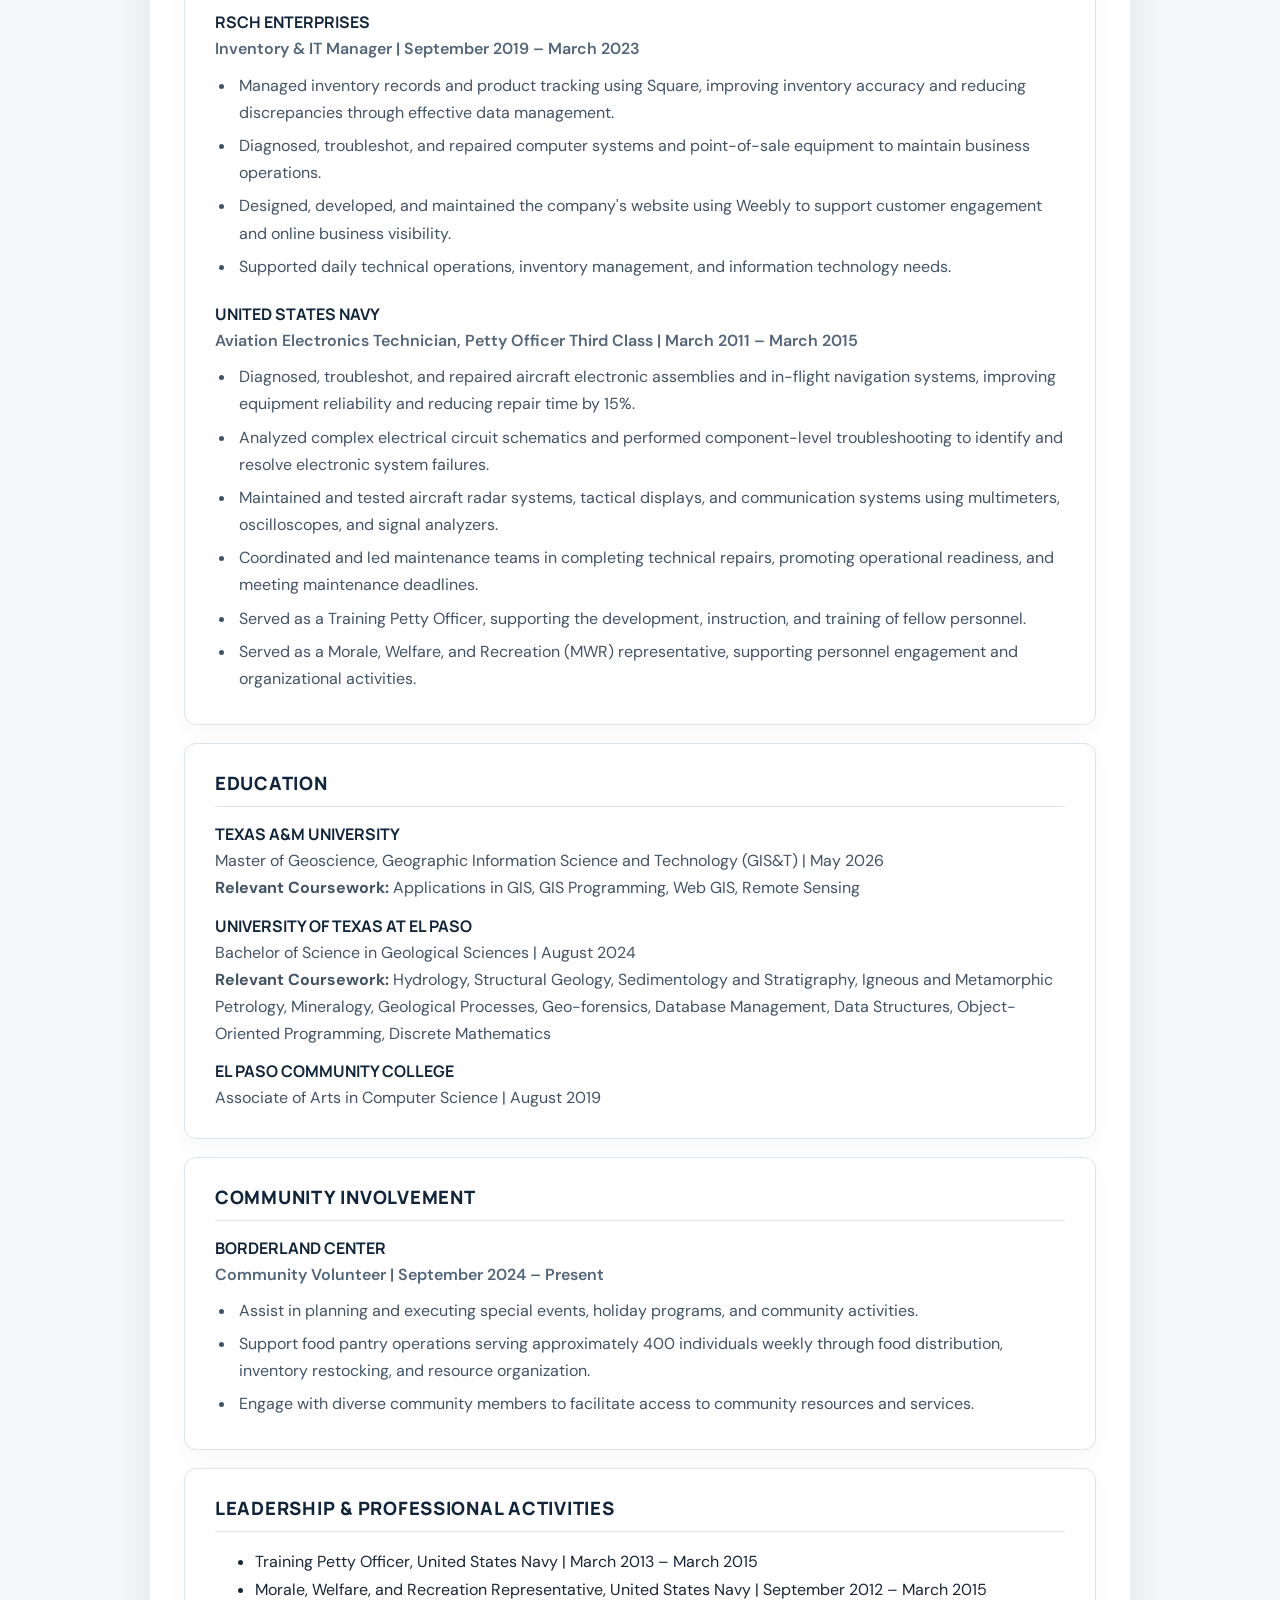
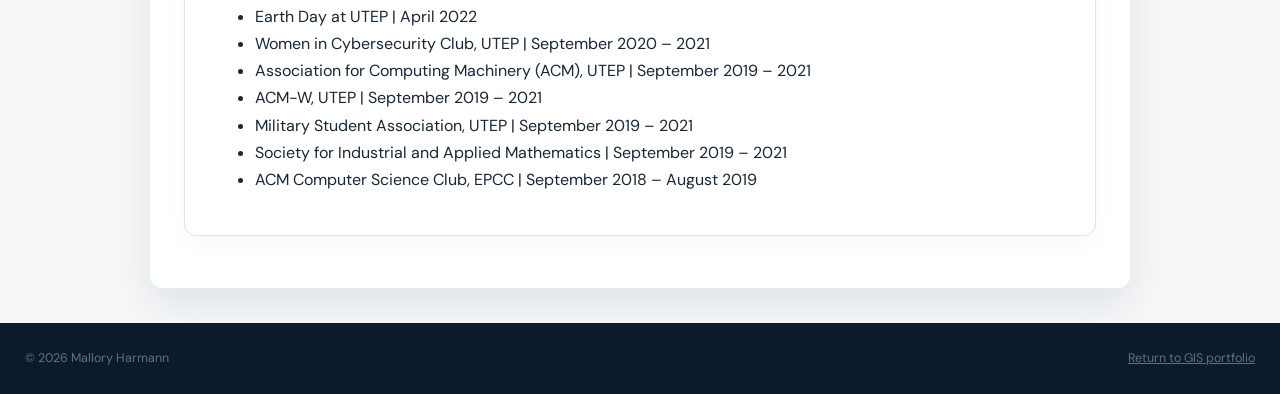
<file: resume.html>
<!DOCTYPE html>
<html lang="en">
<head>
  <meta charset="UTF-8">
  <meta name="viewport" content="width=device-width, initial-scale=1.0">
  <meta name="description" content="Mallory Harmann's professional resume, including GIS, geoscience, technical operations, research, and leadership experience.">
  <title>Resume | Mallory Harmann</title>
  <link rel="stylesheet" href="style.css">
  <style>
    .resume-page{max-width:1000px;margin:0 auto;padding:58px 28px 80px}
    .resume-top{display:flex;justify-content:space-between;align-items:flex-start;gap:24px;margin-bottom:30px}
    .resume-top h1{font:800 clamp(2rem,4vw,3rem)/1.1 'Manrope',sans-serif;color:var(--navy);margin:0 0 8px}
    .resume-top p{margin:0;color:var(--muted)}
    .resume-actions{display:flex;gap:10px;flex-wrap:wrap}
    .resume-actions .button{cursor:pointer}
    .resume-block{background:#fff;border:1px solid var(--line);border-radius:12px;padding:26px 30px;margin:18px 0;box-shadow:0 7px 22px rgba(16,36,58,.035)}
    .resume-block h2{font:800 1.15rem 'Manrope',sans-serif;letter-spacing:.04em;text-transform:uppercase;color:var(--teal);border-bottom:1px solid var(--line);padding-bottom:10px;margin:0 0 16px}
    .resume-block p{margin:0 0 10px;color:#425365}
    .resume-skills{display:grid;grid-template-columns:1fr 1fr;gap:12px 24px}
    .resume-skills p{margin:0}
    .resume-job{margin:0 0 23px}
    .resume-job:last-child{margin-bottom:0}
    .resume-job h3{font:700 1rem 'Manrope',sans-serif;color:var(--navy);margin:0}
    .resume-job .role{font-weight:600;color:#536679;margin:2px 0 9px}
    .resume-job ul{margin:8px 0 0;padding-left:21px;color:#425365}
    .resume-job li{margin:0 0 6px;padding-left:3px}
    .resume-education h3{font:700 1rem 'Manrope',sans-serif;color:var(--navy);margin:13px 0 2px}
    .resume-education h3:first-child{margin-top:0}
    .resume-education p{margin:0}
    @media(max-width:650px){.resume-page{padding:38px 18px}.resume-top{flex-direction:column}.resume-block{padding:21px 19px}.resume-skills{grid-template-columns:1fr}}
    @media print{
      @page{size:letter;margin:.55in}
      body{background:#fff!important;color:#111!important;font-size:9.5pt;line-height:1.42}
      .site-header,.site-footer,.resume-actions{display:none!important}
      .resume-page{max-width:none;padding:0}
      .resume-top{margin-bottom:14px}
      .resume-top h1{font-size:23pt}
      .resume-block{box-shadow:none;border:0;border-radius:0;padding:10px 0;margin:0;break-inside:avoid}
      .resume-block h2{font-size:11pt;margin-bottom:8px}
      .resume-job{break-inside:avoid;margin-bottom:13px}
      .resume-job li{margin-bottom:3px}
      a{color:inherit;text-decoration:none}
    }
  </style>
</head>
<body>
  <header class="site-header">
    <div class="header-inner">
      <a class="brand" href="index.html" aria-label="Mallory Harmann home">MH<span>.</span></a>
      <nav aria-label="Main navigation">
        <a href="index.html#about">About</a>
        <a href="index.html#webgis">WebGIS</a>
        <a href="index.html#programming">GIS Programming</a>
        <a href="index.html#research">Research</a>
        <a href="resume.html" aria-current="page">Resume</a>
        <a href="index.html#skills">Skills</a>
        <a href="index.html#contact">Contact</a>
      </nav>
    </div>
  </header>

  <main class="resume-page">
    <div class="resume-top">
      <div>
        <p class="eyebrow">Professional background</p>
        <h1>Mallory Harmann</h1>
        <p>Geoscience • Geographic Information Science • Technical Operations</p>
      </div>
      <div class="resume-actions">
        <a class="button button-outline" href="index.html">Back to portfolio</a>
        <button class="button button-primary" type="button" onclick="window.print()">Print / Save as PDF</button>
      </div>
    </div>

    <section class="resume-block">
      <h2>Professional Summary</h2>
      <p>Geoscience and Geographic Information Science professional with experience in geospatial analysis, environmental research, CAD drafting, technical operations, and large-scale event coordination. Skilled in GIS applications, spatial data visualization, programming, environmental instrumentation, and technical documentation. Experienced in translating complex data and digital site plans into practical solutions, coordinating cross-functional projects, and managing personnel and operational resources. Former U.S. Navy Aviation Electronics Technician with a background in technical troubleshooting, systems maintenance, team leadership, and operational planning.</p>
    </section>

    <section class="resume-block">
      <h2>Technical Skills</h2>
      <div class="resume-skills">
        <p><strong>GIS &amp; Geospatial Analysis:</strong> ArcGIS, QGIS, QField, Google Earth, spatial analysis, geospatial data visualization, Surfer</p>
        <p><strong>CAD &amp; Technical Planning:</strong> CAD drafting, scaled site planning, dimensional layouts, infrastructure planning, technical documentation</p>
        <p><strong>Programming &amp; Data Management:</strong> Python, Java, R, HTML, CSS, Microsoft Excel, database management, object-oriented programming</p>
        <p><strong>Environmental &amp; Geophysical Equipment:</strong> EM-38 electromagnetic conductivity meter, ground-penetrating radar (GPR), soil augers, sonic drilling equipment, pH meters, electrical conductivity sensors</p>
        <p><strong>Laboratory &amp; Research:</strong> Soil particle-size analysis, groundwater sampling, water-quality testing, environmental data collection, laboratory safety protocols</p>
        <p><strong>Technical &amp; Operational:</strong> Electronic troubleshooting, technical diagnostics, inventory management, Canva, commercial printing, personnel coordination, event logistics</p>
      </div>
    </section>

    <section class="resume-block">
      <h2>Professional Experience</h2>
      <article class="resume-job">
        <h3>AMIGO AIRSHO | El Paso, Texas</h3>
        <p class="role">Event Operations Coordinator | August 2026 – Present</p>
        <p><strong>CAD Drafting, Site Planning &amp; Infrastructure Coordination</strong></p>
        <ul>
          <li>Develop detailed, scaled CAD site plans for a mile-long airfield, translating digital layouts into precise real-world configurations for large-scale event operations.</li>
          <li>Design and coordinate placement of aircraft displays, tents, seating arrangements, temporary structures, and other event installations while accounting for spatial measurements and operational requirements.</li>
          <li>Reference aircraft placement manuals and operational guidelines to incorporate required safety clearances and spacing around static aircraft displays.</li>
          <li>Translate technical site drawings into actionable field layouts, ensuring designated locations and measurements are accurately implemented on-site.</li>
          <li>Lead coordination meetings regarding event perimeter infrastructure, including fencing configurations, traffic cone quantities, and placement throughout the airfield.</li>
          <li>Collaborate with cross-functional planning teams to coordinate site infrastructure, space allocation, and operational requirements.</li>
        </ul>
        <p><strong>Personnel, Volunteer &amp; Credential Coordination</strong></p>
        <ul>
          <li>Coordinate volunteer scheduling, personnel assignments, and workforce organization to support event preparation and operational requirements.</li>
          <li>Maintain personnel databases, volunteer records, and assignment lists to facilitate workforce tracking and administrative coordination.</li>
          <li>Support personnel check-in procedures and coordinate staff communications to ensure volunteers and event personnel receive relevant information and assignments.</li>
          <li>Prepare, organize, package, and distribute event credentials for performers, volunteers, staff, and other event personnel.</li>
          <li>Coordinate credential distribution to ensure appropriate personnel receive the identification and access materials required for event operations.</li>
          <li>Assist with logistical preparation and resource organization supporting event participants, site preparation, and field operations.</li>
        </ul>
        <p><strong>Administrative, Executive &amp; Office Operations</strong></p>
        <ul>
          <li>Provide administrative support across executive and operational departments, including telephone communications, correspondence management, and departmental coordination.</li>
          <li>Review, prioritize, and route incoming correspondence and communications to appropriate Vice Presidents and departments.</li>
          <li>Organize and maintain extensive digital records, shared files, and Excel spreadsheets supporting administrative functions and event planning.</li>
          <li>Participate in cross-departmental planning meetings, facilitating communication and coordination of operational priorities.</li>
        </ul>
        <p><strong>Graphic Design, Printing &amp; Production</strong></p>
        <ul>
          <li>Design professional event graphics, layouts, and organizational materials using Canva.</li>
          <li>Operate and troubleshoot commercial office printing equipment to produce high-volume and large-format print materials.</li>
          <li>Coordinate print production schedules, organize print jobs, and manage production materials to ensure accuracy and timely completion.</li>
          <li>Coordinate the ordering and production of event wristbands and other identification materials.</li>
        </ul>
      </article>

      <article class="resume-job">
        <h3>UNIVERSITY OF TEXAS AT EL PASO (UTEP)</h3>
        <p class="role">Undergraduate Research Assistant | December 2023 – September 2024</p>
        <ul>
          <li>Conducted field research involving electromagnetic conductivity measurements using an EM-38 instrument to evaluate soil properties and support environmental research.</li>
          <li>Collected and analyzed soil samples using laboratory particle-size distribution procedures to assess soil texture and physical characteristics.</li>
          <li>Operated laboratory instrumentation, including pH meters and electrical conductivity equipment, while adhering to established laboratory safety procedures.</li>
          <li>Analyzed and visualized more than 40,000 spatial data points using Surfer software to identify and map variations in soil properties and electrical conductivity.</li>
          <li>Collected soil core samples using augers and sonic drilling equipment while maintaining sample integrity in field environments, including agricultural settings.</li>
          <li>Performed well-water sampling and water-quality assessments using pH and electrical conductivity measurements.</li>
        </ul>
      </article>

      <article class="resume-job">
        <h3>UTEP COURI MERITUS PROGRAM</h3>
        <p class="role">Undergraduate Research Assistant | September 2022 – December 2023</p>
        <ul>
          <li>Participated in interdisciplinary environmental science and geological research investigating soil characteristics, CO₂, and ecological health.</li>
          <li>Assisted with environmental data collection, research activities, analysis, and interpretation.</li>
          <li>Presented research findings at two professional symposia at UTEP, communicating scientific results and contributing to discussions on environmental sustainability.</li>
        </ul>
      </article>

      <article class="resume-job">
        <h3>RSCH ENTERPRISES</h3>
        <p class="role">Inventory &amp; IT Manager | September 2019 – March 2023</p>
        <ul>
          <li>Managed inventory records and product tracking using Square, improving inventory accuracy and reducing discrepancies through effective data management.</li>
          <li>Diagnosed, troubleshot, and repaired computer systems and point-of-sale equipment to maintain business operations.</li>
          <li>Designed, developed, and maintained the company's website using Weebly to support customer engagement and online business visibility.</li>
          <li>Supported daily technical operations, inventory management, and information technology needs.</li>
        </ul>
      </article>

      <article class="resume-job">
        <h3>UNITED STATES NAVY</h3>
        <p class="role">Aviation Electronics Technician, Petty Officer Third Class | March 2011 – March 2015</p>
        <ul>
          <li>Diagnosed, troubleshot, and repaired aircraft electronic assemblies and in-flight navigation systems, improving equipment reliability and reducing repair time by 15%.</li>
          <li>Analyzed complex electrical circuit schematics and performed component-level troubleshooting to identify and resolve electronic system failures.</li>
          <li>Maintained and tested aircraft radar systems, tactical displays, and communication systems using multimeters, oscilloscopes, and signal analyzers.</li>
          <li>Coordinated and led maintenance teams in completing technical repairs, promoting operational readiness, and meeting maintenance deadlines.</li>
          <li>Served as a Training Petty Officer, supporting the development, instruction, and training of fellow personnel.</li>
          <li>Served as a Morale, Welfare, and Recreation (MWR) representative, supporting personnel engagement and organizational activities.</li>
        </ul>
      </article>
    </section>

    <section class="resume-block resume-education">
      <h2>Education</h2>
      <h3>TEXAS A&amp;M UNIVERSITY</h3>
      <p>Master of Geoscience, Geographic Information Science and Technology (GIS&amp;T) | May 2026</p>
      <p><strong>Relevant Coursework:</strong> Applications in GIS, GIS Programming, Web GIS, Remote Sensing</p>
      <h3>UNIVERSITY OF TEXAS AT EL PASO</h3>
      <p>Bachelor of Science in Geological Sciences | August 2024</p>
      <p><strong>Relevant Coursework:</strong> Hydrology, Structural Geology, Sedimentology and Stratigraphy, Igneous and Metamorphic Petrology, Mineralogy, Geological Processes, Geo-forensics, Database Management, Data Structures, Object-Oriented Programming, Discrete Mathematics</p>
      <h3>EL PASO COMMUNITY COLLEGE</h3>
      <p>Associate of Arts in Computer Science | August 2019</p>
    </section>

    <section class="resume-block">
      <h2>Community Involvement</h2>
      <article class="resume-job">
        <h3>BORDERLAND CENTER</h3>
        <p class="role">Community Volunteer | September 2024 – Present</p>
        <ul>
          <li>Assist in planning and executing special events, holiday programs, and community activities.</li>
          <li>Support food pantry operations serving approximately 400 individuals weekly through food distribution, inventory restocking, and resource organization.</li>
          <li>Engage with diverse community members to facilitate access to community resources and services.</li>
        </ul>
      </article>
    </section>

    <section class="resume-block">
      <h2>Leadership &amp; Professional Activities</h2>
      <ul>
        <li>Training Petty Officer, United States Navy | March 2013 – March 2015</li>
        <li>Morale, Welfare, and Recreation Representative, United States Navy | September 2012 – March 2015</li>
        <li>Earth Day at UTEP | April 2022</li>
        <li>Women in Cybersecurity Club, UTEP | September 2020 – 2021</li>
        <li>Association for Computing Machinery (ACM), UTEP | September 2019 – 2021</li>
        <li>ACM-W, UTEP | September 2019 – 2021</li>
        <li>Military Student Association, UTEP | September 2019 – 2021</li>
        <li>Society for Industrial and Applied Mathematics | September 2019 – 2021</li>
        <li>ACM Computer Science Club, EPCC | September 2018 – August 2019</li>
      </ul>
    </section>
  </main>

  <footer class="site-footer">
    <p>© 2026 Mallory Harmann</p>
    <p><a href="index.html">Return to GIS portfolio</a></p>
  </footer>
</body>
</html>
</file>
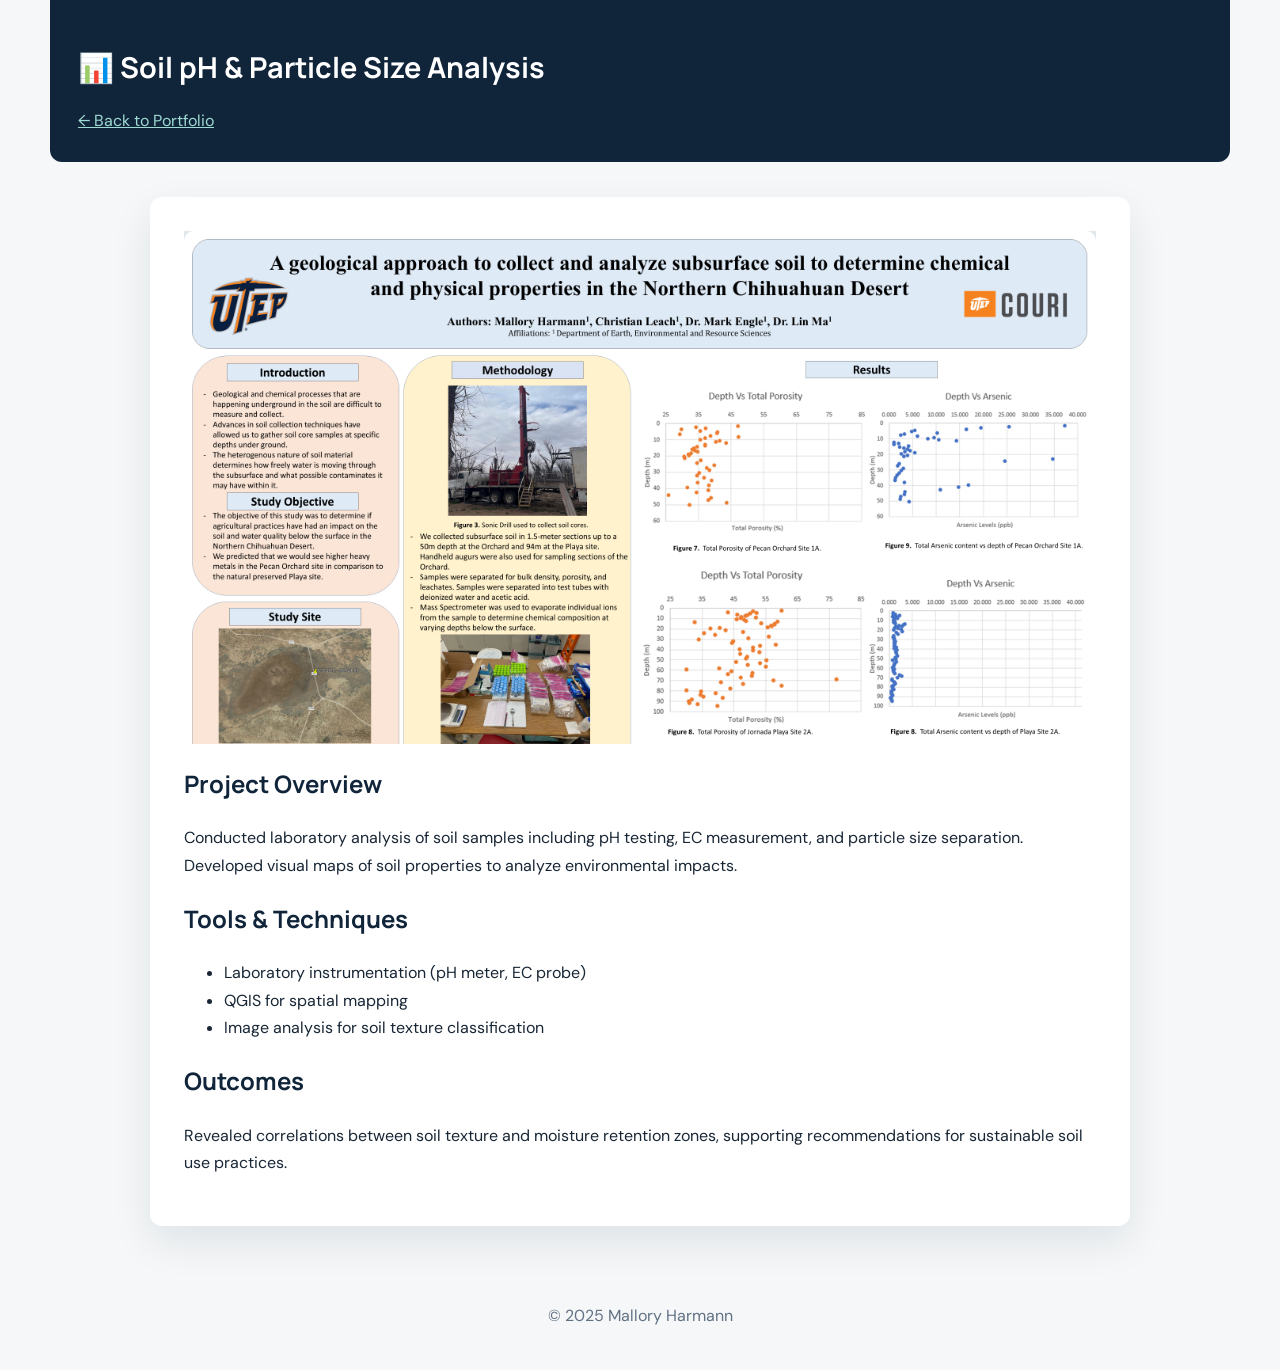
<file: soil-analysis.html>
<!DOCTYPE html>
<html lang="en">
<head>
  <meta charset="UTF-8" />
  <meta name="viewport" content="width=device-width, initial-scale=1.0"/>
  <title>Soil pH & Particle Size Analysis | Mallory Harmann</title>
  <link rel="stylesheet" href="style.css" />
</head>
<body>
  <header>
    <h1>📊 Soil pH & Particle Size Analysis</h1>
    <nav>
      <a href="index.html">← Back to Portfolio</a>
    </nav>
  </header>

  <main>
    <div class="project-image">
      <img
        src="images/subsurface-soil-poster.jpg"
        alt="Subsurface soil analysis research poster"
      >
    </div>
    
    <section>
      <h2>Project Overview</h2>
      <p>Conducted laboratory analysis of soil samples including pH testing, EC measurement, and particle size separation. Developed visual maps of soil properties to analyze environmental impacts.</p>
    </section>

    <section>
      <h2>Tools & Techniques</h2>
      <ul>
        <li>Laboratory instrumentation (pH meter, EC probe)</li>
        <li>QGIS for spatial mapping</li>
        <li>Image analysis for soil texture classification</li>
      </ul>
    </section>

    <section>
      <h2>Outcomes</h2>
      <p>Revealed correlations between soil texture and moisture retention zones, supporting recommendations for sustainable soil use practices.</p>
    </section>
  </main>

  <footer>
    <p>&copy; 2025 Mallory Harmann</p>
  </footer>
</body>
</html>
</file>
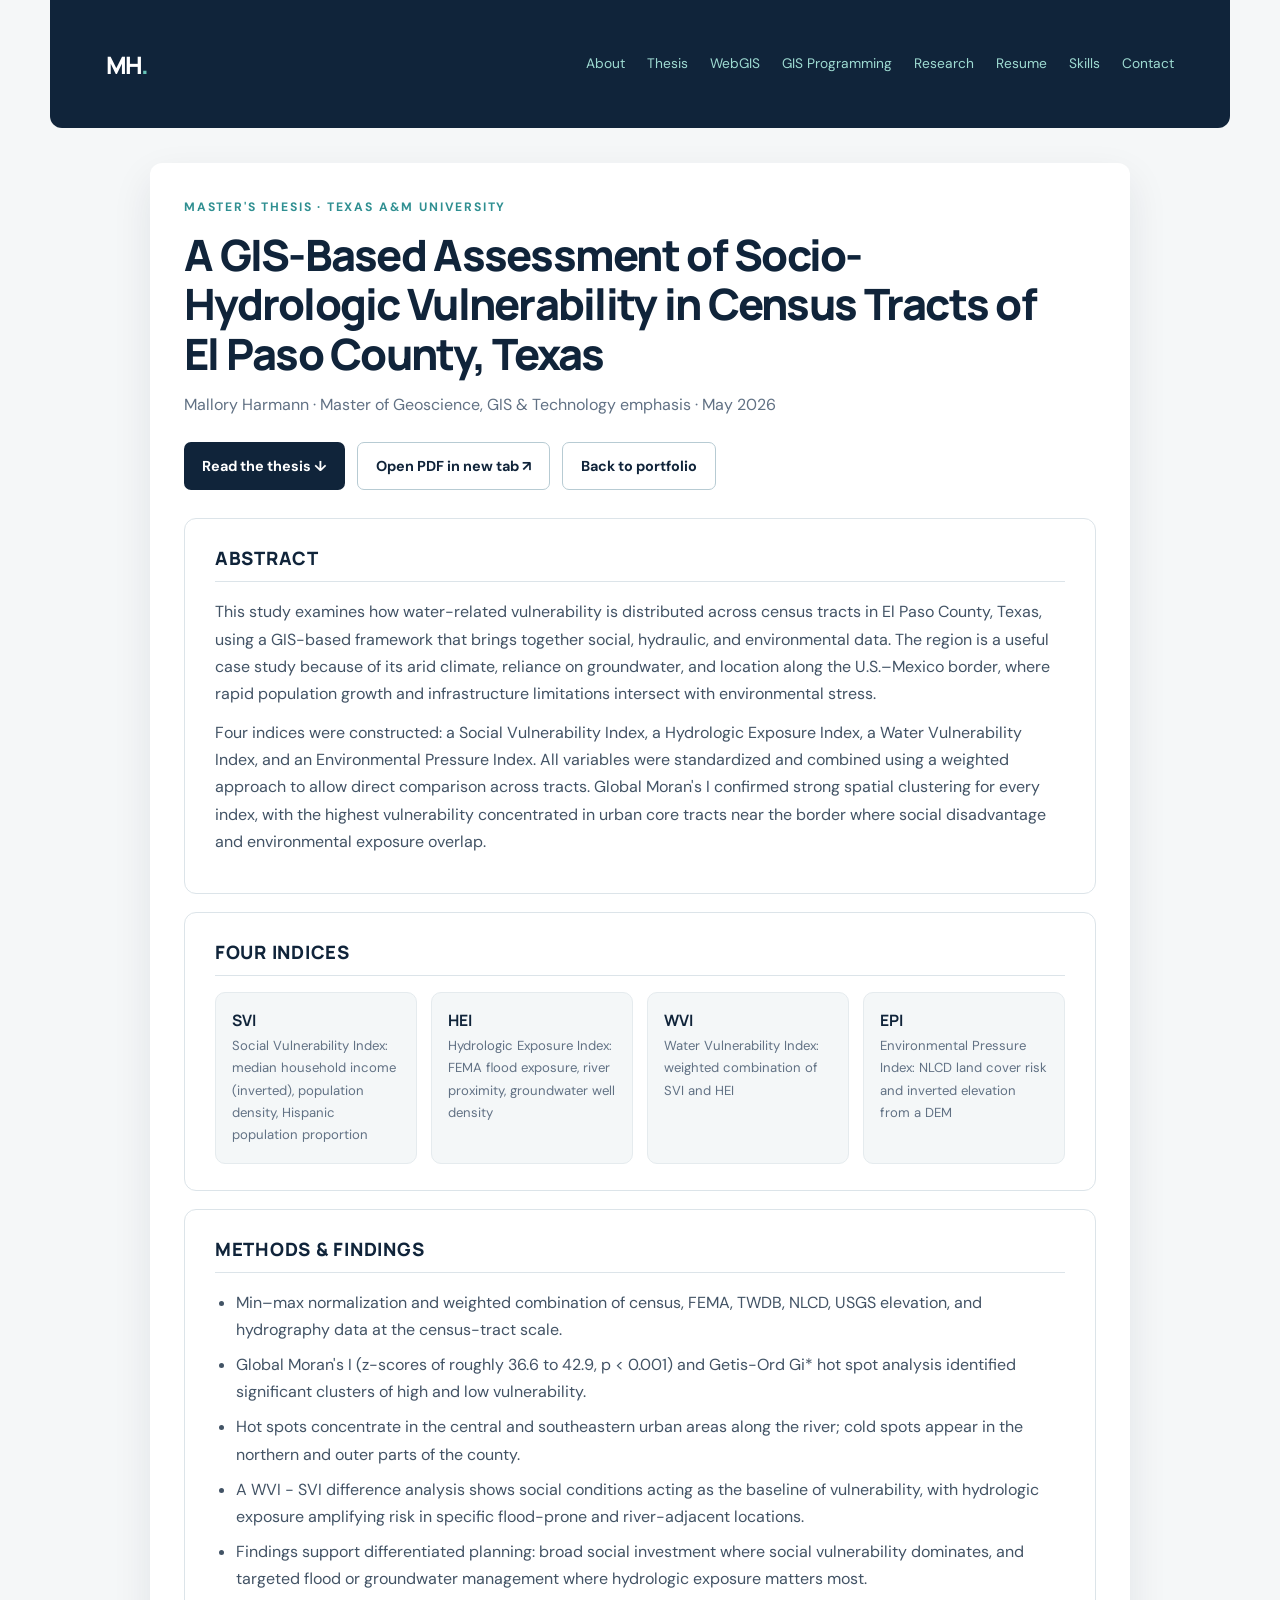
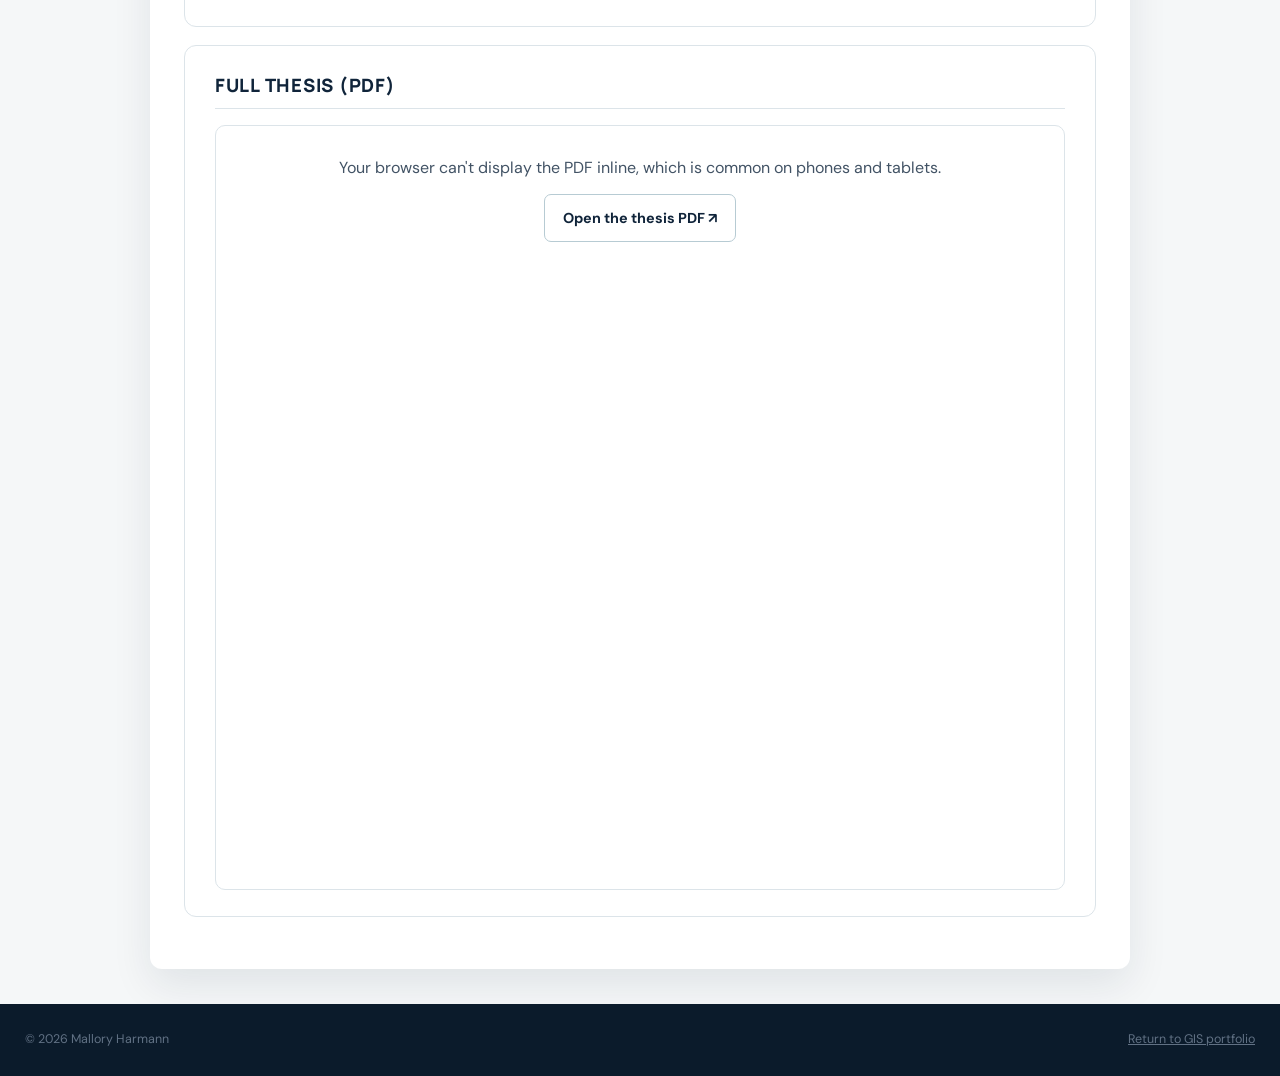
<file: thesis.html>
<!DOCTYPE html>
<html lang="en">
<head>
  <meta charset="UTF-8">
  <meta name="viewport" content="width=device-width, initial-scale=1.0">
  <meta name="description" content="Mallory Harmann's Master of Geoscience thesis: a GIS-based assessment of socio-hydrologic vulnerability in census tracts of El Paso County, Texas.">
  <title>Master's Thesis | Mallory Harmann</title>
  <link rel="stylesheet" href="style.css">
  <style>
    .thesis-page{max-width:1100px;margin:0 auto;padding:58px 28px 80px}
    .thesis-top{max-width:880px;margin-bottom:28px}
    .thesis-top h1{font:800 clamp(1.8rem,3.6vw,2.7rem)/1.15 'Manrope',sans-serif;letter-spacing:-.04em;color:var(--navy);margin:0 0 12px}
    .thesis-meta{margin:0;color:var(--muted)}
    .thesis-actions{display:flex;gap:12px;flex-wrap:wrap;margin:24px 0 0}
    .thesis-actions .button-primary{background:var(--navy);color:#fff}
    .thesis-block{background:#fff;border:1px solid var(--line);border-radius:12px;padding:26px 30px;margin:18px 0}
    .thesis-block h2{font:800 1.15rem 'Manrope',sans-serif;letter-spacing:.04em;text-transform:uppercase;color:var(--teal);border-bottom:1px solid var(--line);padding-bottom:10px;margin:0 0 16px}
    .thesis-block p{margin:0 0 12px;color:#425365}
    .thesis-indices{display:grid;grid-template-columns:repeat(4,minmax(0,1fr));gap:14px}
    .thesis-indices div{padding:16px;border-radius:10px;background:#f4f7f8;border:1px solid #e5ebee}
    .thesis-indices strong{display:block;font:700 .98rem 'Manrope',sans-serif;color:var(--navy)}
    .thesis-indices small{display:block;color:var(--muted);font-size:.82rem;margin-top:4px}
    .thesis-findings{margin:0;padding-left:21px;color:#425365}
    .thesis-findings li{margin:0 0 8px}
    .pdf-viewer{display:block;width:100%;height:85vh;min-height:620px;border:1px solid var(--line);border-radius:10px}
    .pdf-fallback{padding:28px;text-align:center}
    @media(max-width:900px){.thesis-indices{grid-template-columns:repeat(2,minmax(0,1fr))}}
    @media(max-width:650px){.thesis-page{padding:38px 18px}.thesis-indices{grid-template-columns:1fr}.pdf-viewer{height:70vh;min-height:480px}}
  </style>
</head>

<body>
  <header class="site-header">
    <div class="header-inner">
      <a class="brand" href="index.html" aria-label="Mallory Harmann home">MH<span>.</span></a>
      <nav aria-label="Main navigation">
        <a href="index.html#about">About</a>
        <a href="thesis.html" aria-current="page">Thesis</a>
        <a href="index.html#webgis">WebGIS</a>
        <a href="index.html#programming">GIS Programming</a>
        <a href="index.html#research">Research</a>
        <a href="resume.html">Resume</a>
        <a href="index.html#skills">Skills</a>
        <a href="index.html#contact">Contact</a>
      </nav>
    </div>
  </header>

  <main class="thesis-page" id="main">
    <div class="thesis-top">
      <p class="eyebrow">Master's Thesis · Texas A&amp;M University</p>
      <h1>A GIS-Based Assessment of Socio-Hydrologic Vulnerability in Census Tracts of El Paso County, Texas</h1>
      <p class="thesis-meta">Mallory Harmann · Master of Geoscience, GIS &amp; Technology emphasis · May 2026</p>
      <div class="thesis-actions">
        <a class="button button-primary" href="#thesis-pdf">Read the thesis ↓</a>
        <a class="button button-outline" href="Harmann_Masters_Thesis.pdf" target="_blank" rel="noopener noreferrer">Open PDF in new tab ↗</a>
        <a class="button button-outline" href="index.html">Back to portfolio</a>
      </div>
    </div>

    <section class="thesis-block">
      <h2>Abstract</h2>
      <p>This study examines how water-related vulnerability is distributed across census tracts in El Paso County, Texas, using a GIS-based framework that brings together social, hydraulic, and environmental data. The region is a useful case study because of its arid climate, reliance on groundwater, and location along the U.S.–Mexico border, where rapid population growth and infrastructure limitations intersect with environmental stress.</p>
      <p>Four indices were constructed: a Social Vulnerability Index, a Hydrologic Exposure Index, a Water Vulnerability Index, and an Environmental Pressure Index. All variables were standardized and combined using a weighted approach to allow direct comparison across tracts. Global Moran's I confirmed strong spatial clustering for every index, with the highest vulnerability concentrated in urban core tracts near the border where social disadvantage and environmental exposure overlap.</p>
    </section>

    <section class="thesis-block">
      <h2>Four indices</h2>
      <div class="thesis-indices">
        <div><strong>SVI</strong><small>Social Vulnerability Index: median household income (inverted), population density, Hispanic population proportion</small></div>
        <div><strong>HEI</strong><small>Hydrologic Exposure Index: FEMA flood exposure, river proximity, groundwater well density</small></div>
        <div><strong>WVI</strong><small>Water Vulnerability Index: weighted combination of SVI and HEI</small></div>
        <div><strong>EPI</strong><small>Environmental Pressure Index: NLCD land cover risk and inverted elevation from a DEM</small></div>
      </div>
    </section>

    <section class="thesis-block">
      <h2>Methods &amp; findings</h2>
      <ul class="thesis-findings">
        <li>Min–max normalization and weighted combination of census, FEMA, TWDB, NLCD, USGS elevation, and hydrography data at the census-tract scale.</li>
        <li>Global Moran's I (z-scores of roughly 36.6 to 42.9, p &lt; 0.001) and Getis-Ord Gi* hot spot analysis identified significant clusters of high and low vulnerability.</li>
        <li>Hot spots concentrate in the central and southeastern urban areas along the river; cold spots appear in the northern and outer parts of the county.</li>
        <li>A WVI − SVI difference analysis shows social conditions acting as the baseline of vulnerability, with hydrologic exposure amplifying risk in specific flood-prone and river-adjacent locations.</li>
        <li>Findings support differentiated planning: broad social investment where social vulnerability dominates, and targeted flood or groundwater management where hydrologic exposure matters most.</li>
      </ul>
    </section>
    
  <section class="thesis-block" id="thesis-pdf">
      <h2>Full thesis (PDF)</h2>
      <object class="pdf-viewer" data="Harmann_Masters_Thesis.pdf#view=FitH" type="application/pdf" aria-label="Master's thesis PDF">
        <div class="pdf-fallback">
          <p>Your browser can't display the PDF inline, which is common on phones and tablets.</p>
          <a class="button button-outline" href="Harmann_Masters_Thesis.pdf" target="_blank" rel="noopener noreferrer">Open the thesis PDF ↗</a>
        </div>
      </object>
    </section>
  </main>

  <footer class="site-footer">
    <p>© 2026 Mallory Harmann</p>
    <p><a href="index.html">Return to GIS portfolio</a></p>
  </footer>
</body>
</html>
</file>
<file: style.css>
@import url('https://fonts.googleapis.com/css2?family=DM+Sans:wght@400;500;600;700&family=Manrope:wght@400;500;600;700;800&display=swap');
:root{--navy:#10243a;--navy2:#183b5b;--teal:#2f8f91;--mint:#dff1ed;--ink:#182635;--muted:#617184;--paper:#f5f7f8;--white:#fff;--line:#dce4e9;--shadow:0 16px 40px rgba(16,36,58,.09)}
*{box-sizing:border-box}html{scroll-behavior:smooth;scroll-padding-top:88px}body{margin:0;background:var(--paper);color:var(--ink);font-family:'DM Sans',Arial,sans-serif;line-height:1.7}a{color:inherit}.skip-link{position:absolute;left:-9999px;top:auto}.skip-link:focus{left:1rem;top:1rem;z-index:100;background:#fff;padding:.75rem}
.site-header{position:sticky;top:0;z-index:20;background:rgba(16,36,58,.97);backdrop-filter:blur(12px);color:#fff}.header-inner{max-width:1180px;margin:auto;padding:0 28px;min-height:72px;display:flex;align-items:center;justify-content:space-between;gap:24px}.brand{font:800 1.5rem 'Manrope',sans-serif;text-decoration:none;letter-spacing:-.08em}.brand span{color:#65c2b7}.site-header nav{display:flex;gap:22px;flex-wrap:wrap}.site-header nav a{font-size:.86rem;color:#e4edf4;text-decoration:none}.site-header nav a:hover{color:#79d1c5}
.hero{background:linear-gradient(120deg,#10243a 0%,#173d5d 68%,#1e5965 100%);color:#fff;padding:88px max(28px,calc((100vw - 1124px)/2)) 84px;display:grid;grid-template-columns:minmax(0,1.4fr) minmax(280px,.8fr);gap:60px;align-items:center}.hero-content{max-width:690px}.eyebrow{margin:0 0 12px;color:var(--teal);font-size:.76rem;font-weight:700;letter-spacing:.15em;text-transform:uppercase}.hero .eyebrow{color:#8ad9cd}.hero h1{font:800 clamp(2.7rem,5vw,4.6rem)/1.08 'Manrope',sans-serif;letter-spacing:-.055em;margin:0 0 22px}.hero h1 span{color:#82d4c6}.hero-copy{font-size:1.08rem;line-height:1.8;color:#d6e3ec;max-width:680px}.hero-actions,.contact-actions{display:flex;gap:12px;flex-wrap:wrap;margin-top:28px}.button{display:inline-flex;align-items:center;justify-content:center;padding:11px 18px;border-radius:7px;text-decoration:none;font-weight:700;font-size:.9rem;transition:transform .2s,background .2s}.button:hover{transform:translateY(-2px)}.button-primary{background:#7ed0c3;color:#102b3b}.button-secondary{border:1px solid rgba(255,255,255,.38);color:#fff}.button-outline{border:1px solid #b7cbd3;color:var(--navy);white-space:nowrap}.hero-tags{display:flex;gap:9px;flex-wrap:wrap;margin-top:34px}.hero-tags span,.tech-list span{font-size:.75rem;padding:5px 10px;border-radius:99px;background:rgba(255,255,255,.12);color:#e8f3f6}.hero-panel{border:1px solid rgba(255,255,255,.2);background:rgba(255,255,255,.07);padding:26px;border-radius:14px;box-shadow:0 20px 50px rgba(0,0,0,.12)}.panel-kicker{font-size:.72rem;text-transform:uppercase;letter-spacing:.15em;color:#a7c7d1;margin-bottom:18px}.focus-item{display:flex;align-items:center;gap:15px;padding:17px 0;border-top:1px solid rgba(255,255,255,.15)}.focus-number{font:700 1.1rem 'Manrope';color:#7ed0c3}.focus-item strong,.focus-item small{display:block}.focus-item small{color:#b9ccd8;font-size:.78rem;margin-top:3px}
.section{max-width:1180px;margin:0 auto;padding:78px 28px}.section-heading{max-width:700px;margin-bottom:22px}.section-heading h2,.contact-section h2{font:800 clamp(1.9rem,3.4vw,2.8rem)/1.15 'Manrope',sans-serif;letter-spacing:-.04em;color:var(--navy);margin:0}.section-heading-row{max-width:none;display:flex;align-items:end;justify-content:space-between;gap:20px}.text-link,.card-link,.research-card a,.presentation-links a{color:#176d76;font-weight:700;text-decoration:none}.text-link{white-space:nowrap}.text-link:hover,.card-link:hover,.research-card a:hover,.presentation-links a:hover{text-decoration:underline}.about-section{padding-top:82px;padding-bottom:75px}.about-grid{display:grid;grid-template-columns:.8fr 1.2fr;gap:54px}.lead{font:600 1.3rem/1.55 'Manrope';color:var(--navy);margin:0}.about-detail p{margin:0 0 14px;color:#526274}.portfolio-section{max-width:none;background:#fff}.portfolio-section>.section-heading,.portfolio-section>.section-intro,.portfolio-section>.project-grid,.portfolio-section>.repo-strip,.programming-section>.section-heading,.programming-section>.section-intro,.programming-section>.project-grid,.programming-section>.repo-strip{max-width:1124px;margin-left:auto;margin-right:auto}.section-intro{max-width:780px;color:var(--muted);margin:0 auto 28px 0}.project-grid{display:grid;grid-template-columns:repeat(3,minmax(0,1fr));gap:22px}.project-card{background:#fff;border:1px solid var(--line);border-radius:12px;overflow:hidden;box-shadow:0 7px 22px rgba(16,36,58,.045);display:flex;flex-direction:column}.programming-section .project-card{background:#fff}.project-image{display:block;aspect-ratio:16/9;background:#e7edf0;overflow:hidden}.project-image img{display:block;width:100%;height:100%;object-fit:cover;transition:transform .35s}.project-image:hover img{transform:scale(1.035)}.project-body{padding:22px;display:flex;flex-direction:column;align-items:flex-start;flex:1}.card-type{margin:0 0 7px;color:var(--teal);font-size:.7rem;font-weight:700;letter-spacing:.12em;text-transform:uppercase}.project-body h3,.research-card h3,.skill-group h3,.education-list h3{font:700 1.15rem/1.35 'Manrope';color:var(--navy);margin:0 0 10px}.project-body>p:not(.card-type){font-size:.9rem;color:var(--muted);margin:0 0 16px}.tech-list{display:flex;gap:7px;flex-wrap:wrap;margin:0 0 18px}.tech-list span{background:#e9f2f3;color:#285d66}.card-link{font-size:.86rem;margin-top:auto}.repo-strip{margin-top:28px;padding:20px 22px;border:1px solid var(--line);border-radius:10px;display:flex;align-items:center;justify-content:space-between;gap:20px;background:#f7fafb}.repo-strip strong{font:700 1rem 'Manrope';color:var(--navy)}.repo-strip p{margin:3px 0 0;color:var(--muted);font-size:.86rem}
.programming-section{max-width:none;background:#edf3f5}.research-section{padding-top:80px}.research-grid{display:grid;grid-template-columns:repeat(4,minmax(0,1fr));gap:16px}.research-card{padding:22px;background:#fff;border:1px solid var(--line);border-radius:10px}.research-card p{font-size:.88rem;color:var(--muted);margin:0 0 14px}.research-card a{font-size:.84rem}.presentation-links{display:flex;gap:18px;flex-wrap:wrap;margin-top:22px;padding-top:20px;border-top:1px solid var(--line);font-size:.86rem}.presentation-links strong{color:var(--navy)}
.skills-section{max-width:none;background:#fff}.skills-section>.section-heading,.skills-section>.skills-grid,.skills-section>.skills-note{max-width:1124px;margin-left:auto;margin-right:auto}.skills-grid{display:grid;grid-template-columns:repeat(4,minmax(0,1fr));gap:16px}.skill-group{padding:20px;border-radius:10px;background:#f4f7f8;border:1px solid #e5ebee}.skill-group h3{font-size:1rem}.skill-group p{font-size:.88rem;color:var(--muted);margin:0}.skills-note{font-size:.78rem;color:#778595;margin-top:18px}
.education-list{border-top:1px solid var(--line)}.education-list>div{display:grid;grid-template-columns:140px 1fr;gap:22px;padding:20px 0;border-bottom:1px solid var(--line)}.education-date{font-size:.83rem;font-weight:700;color:var(--teal)}.education-list h3{margin:0 0 4px}.education-list p{margin:0;color:var(--muted);font-size:.9rem}
.contact-section{background:var(--navy);color:#fff;text-align:center;padding:74px 24px}.contact-section .eyebrow{color:#80d2c4}.contact-section h2{color:#fff}.contact-section>p:not(.eyebrow){max-width:620px;margin:16px auto;color:#cbd9e2}.contact-actions{justify-content:center}.site-footer{display:flex;justify-content:space-between;gap:20px;padding:20px max(28px,calc((100vw - 1124px)/2));background:#0b1b2b;color:#9eafbd;font-size:.78rem}.site-footer p{margin:0}
/* Existing project detail pages */
body:not(:has(.hero))>header{max-width:1180px;margin:0 auto;background:var(--navy);color:#fff;padding:28px;border-radius:0 0 12px 12px}body:not(:has(.hero))>header h1{font:700 1.8rem 'Manrope'}body:not(:has(.hero))>header nav a{color:#9edbd2}body:not(:has(.hero))>main{max-width:980px;margin:35px auto;background:#fff;padding:34px;border-radius:12px;box-shadow:var(--shadow)}body:not(:has(.hero))>main h2{color:var(--navy);font-family:'Manrope'}body:not(:has(.hero))>footer{text-align:center;color:var(--muted);padding:25px}
@media(max-width:900px){.hero{grid-template-columns:1fr;gap:32px;padding-top:65px}.hero-panel{max-width:620px}.project-grid{grid-template-columns:repeat(2,minmax(0,1fr))}.research-grid,.skills-grid{grid-template-columns:repeat(2,minmax(0,1fr))}.about-grid{gap:28px}}
@media(max-width:620px){.header-inner{align-items:flex-start;flex-direction:column;padding:14px 20px;gap:8px}.site-header nav{gap:8px 15px}.site-header nav a{font-size:.78rem}.hero{padding:54px 22px}.section{padding:56px 20px}.section-heading-row{align-items:flex-start;flex-direction:column}.about-grid{grid-template-columns:1fr}.project-grid,.research-grid,.skills-grid{grid-template-columns:1fr}.repo-strip{align-items:flex-start;flex-direction:column}.education-list>div{grid-template-columns:1fr;gap:4px}.site-footer{flex-direction:column;padding:20px}.hero h1{font-size:2.65rem}}
@media(prefers-reduced-motion:reduce){html{scroll-behavior:auto}*,*::before,*::after{transition:none!important}}
project-image {
  width: 100%;
  max-width: 950px;
  margin: 25px auto 35px;
  text-align: center;
}

.project-image img {
  display: block;
  width: 100%;
  height: auto;
  max-height: 700px;
  object-fit: contain;
  border-radius: 10px;
  box-shadow: 0 4px 18px rgba(0, 0, 0, 0.12);
}

/* About Section Layout */
.about-content {
  display: flex;
  flex-direction: column;
  align-items: center;
  width: 100%;
  max-width: 1000px;
  margin: 0 auto;
}

.about-photo {
  display: flex;
  justify-content: center;
  width: 100%;
  margin: 10px 0 30px;
}

.profile-photo {
  display: block;
  width: 190px;
  height: 220px;
  object-fit: cover;
  object-position: center;
  border-radius: 12px;
  box-shadow: 0 8px 24px rgba(16, 36, 58, 0.15);
}

.about-text {
  width: 100%;
  max-width: 900px;
  margin: 0 auto;
}

.about-text p {
  line-height: 1.8;
  margin-bottom: 18px;
}

.about-text .lead {
  font-size: 1.08rem;
  font-weight: 500;
}


/* Make the About heading span the full section width */
.about-section .section-heading {
  width: 100%;
  max-width: none;
  text-align: center;
}

.about-section .section-heading h2 {
  width: 100%;
  max-width: none;
  white-space: nowrap;
  font-size: clamp(1.4rem, 3vw, 2.6rem);
  text-align: center;
}

/* Allow wrapping on smaller screens to prevent overflow */
@media (max-width: 768px) {
  .about-section .section-heading h2 {
    white-space: normal;
    font-size: 1.8rem;
  }
}
</file>
